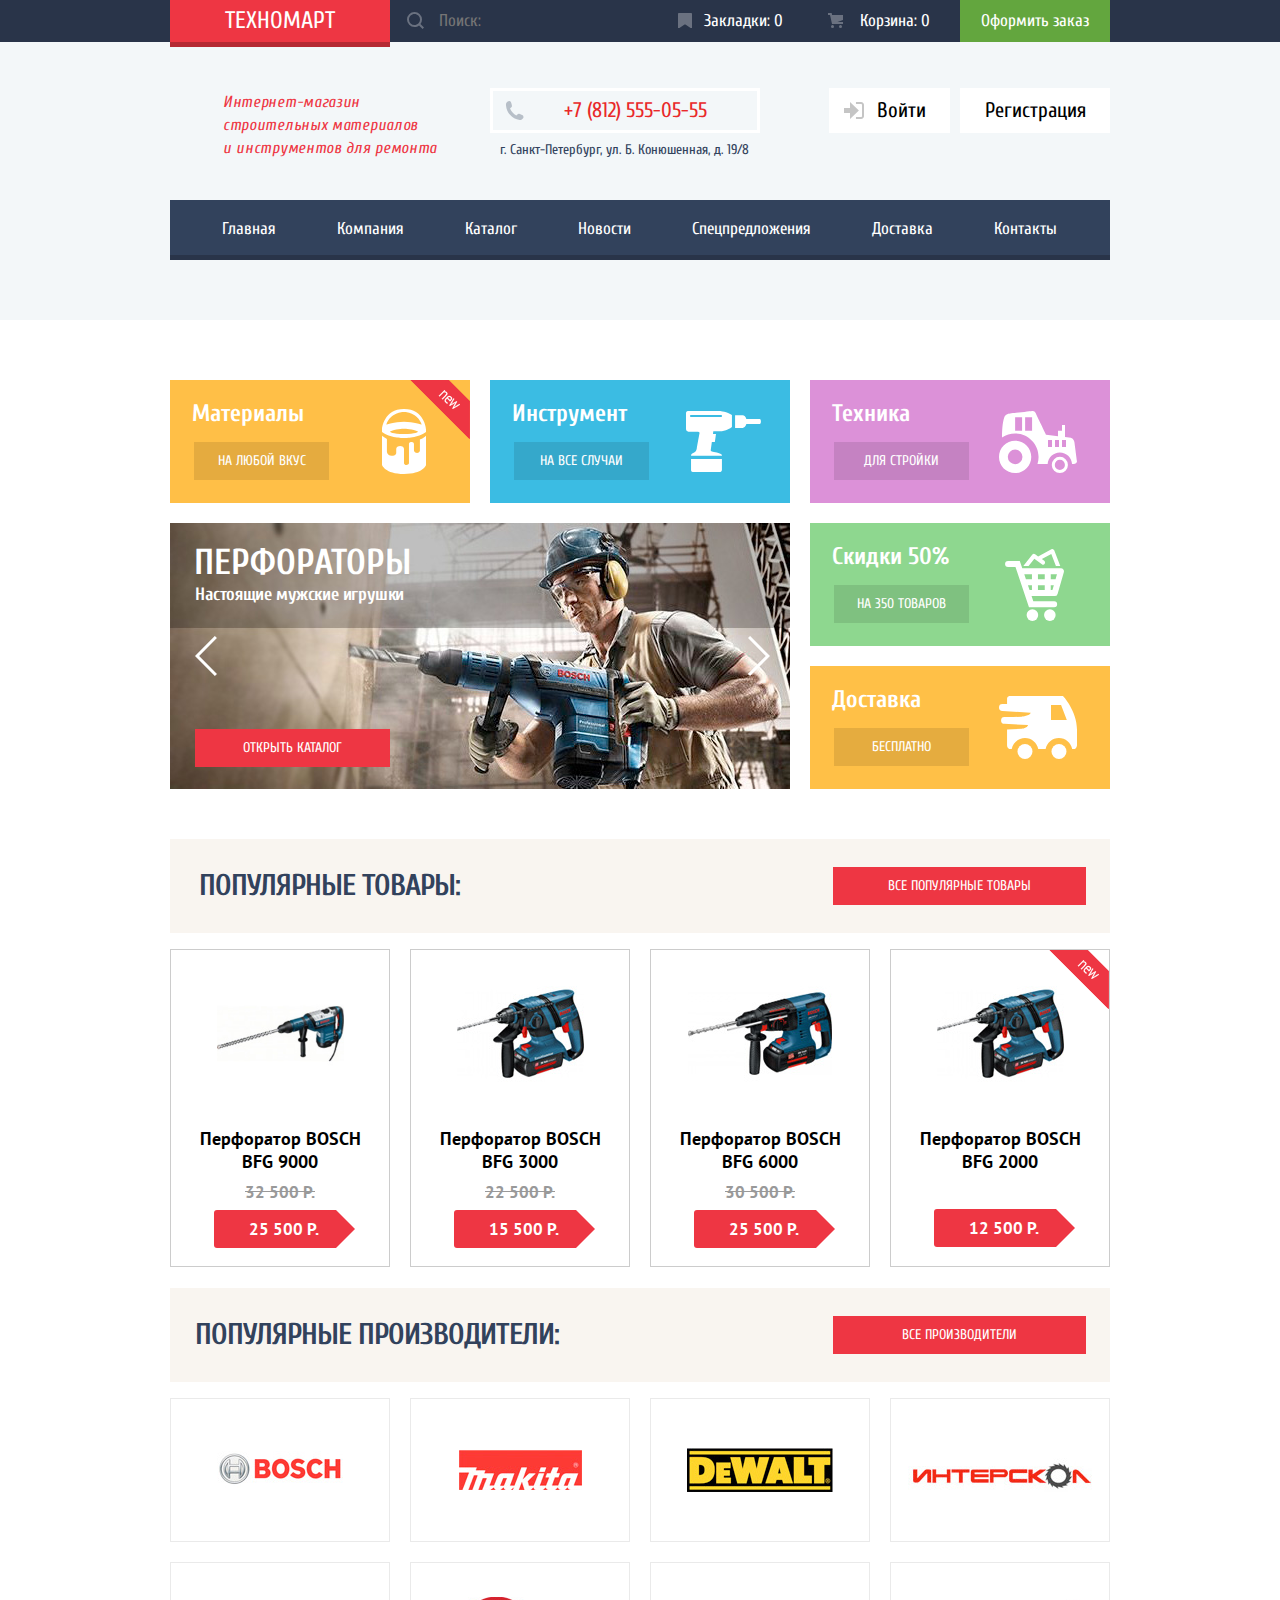
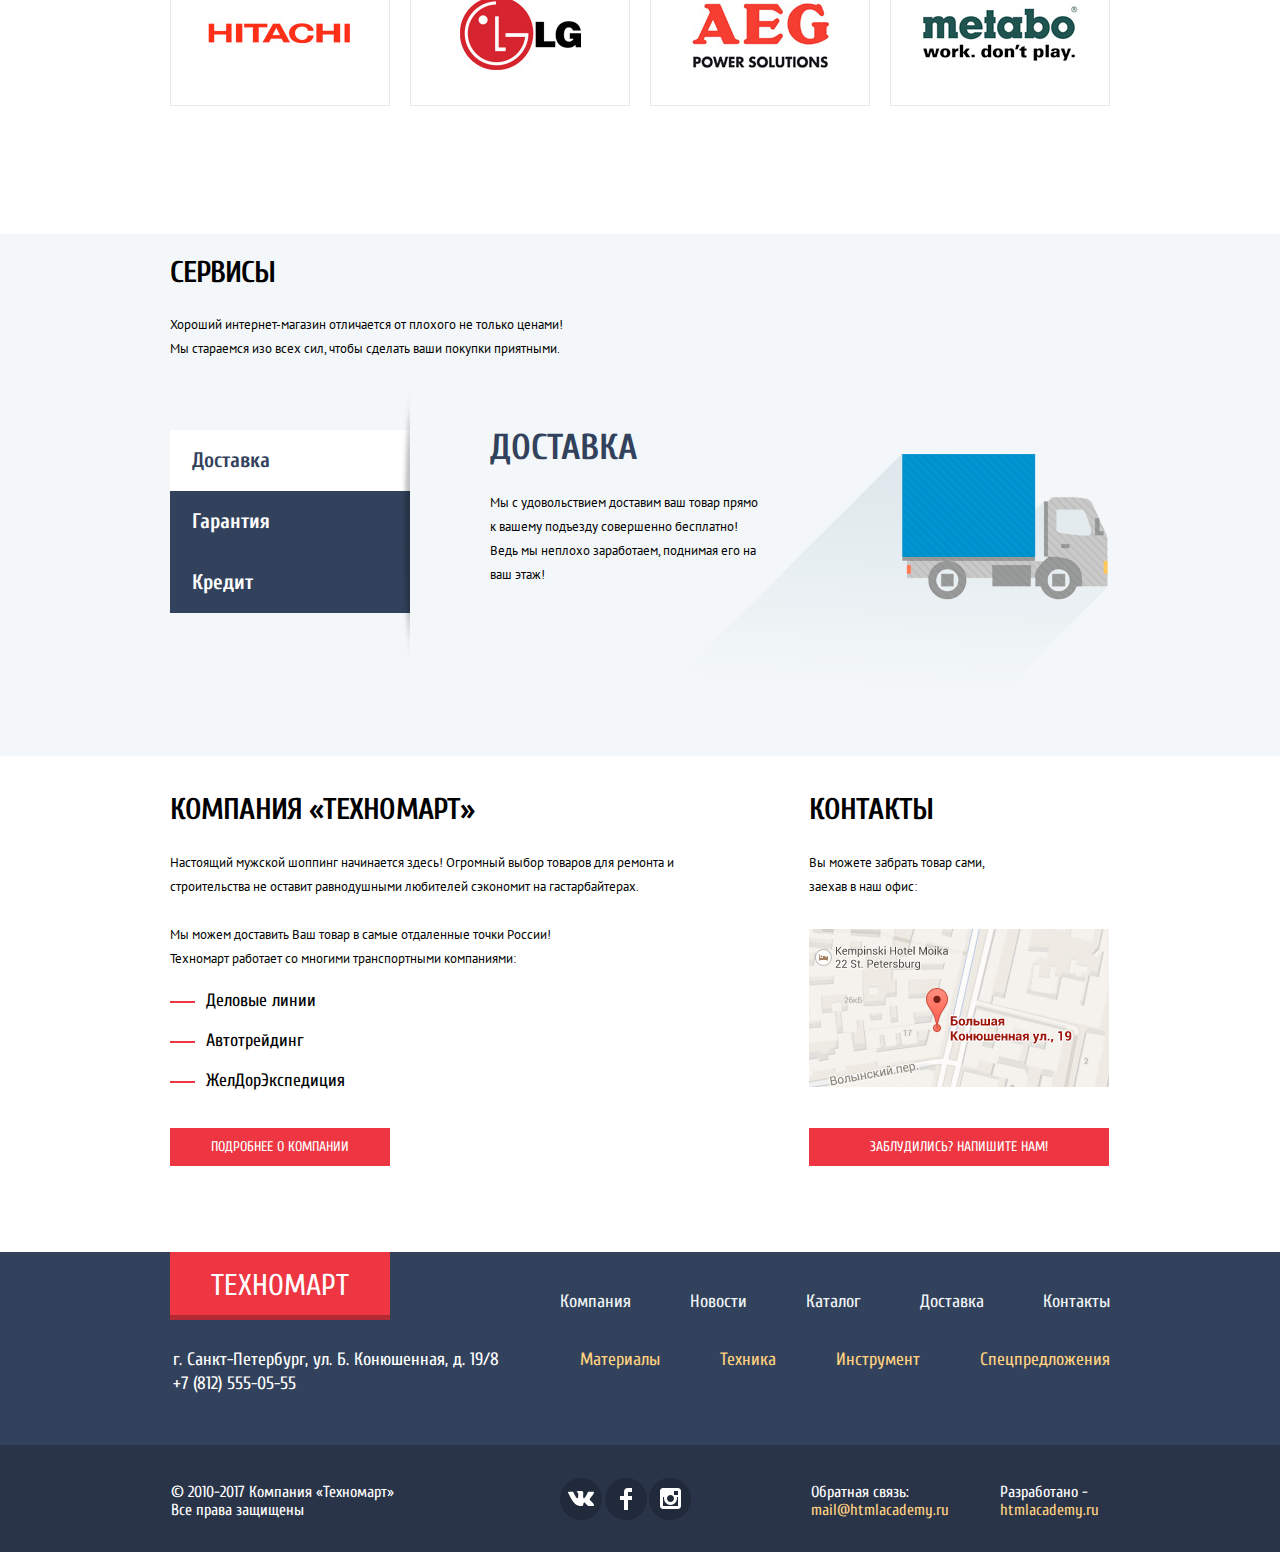
<file: index.html>
<!DOCTYPE html>
<html lang="ru">

<head>
    <meta charset="utf-8">
    <title>HTML Academy: Техномарт</title>
    <link href="https://fonts.googleapis.com/css?family=Cuprum:400,400i,700%7CPT+Sans:400,700&amp;subset=cyrillic" rel='stylesheet' type='text/css'>
    <link href="css/normalize.css" rel="stylesheet">
    <link href="css/style.min.css" rel="stylesheet">
</head>

<body>
    <header class="main-header main-header-index">
        <div class="header-top">
            <div class="container">
                <a class="main-header-logo">Техномарт</a>                
                <form class="search" action="https://echo.htmlacademy.ru/" method="get" enctype="multipart/form-data">
                    <input type="search" name="search" id="search" placeholder="Поиск:">
                    <label class="search-label" for="search"></label>
                </form>
                <a class="bookmark" href="bookmark.html">Закладки: 0</a>
                <a class="cart" href="cart.html">Корзина: 0</a>
                <a class="order" href="order.html">Оформить заказ</a>
            </div>
        </div>
        <div class="container">
            <h1>Интернет-магазин<br>строительных материалов<br> и инструментов для ремонта</h1>
            <div class="header-adress-phone">
                <p class="header-phone">+7 (812) 555-05-55</p>
                <p class="header-adress">г. Санкт-Петербург, ул. Б. Конюшенная, д. 19/8</p> 
            </div>
            <div class="user-navigation">
                <a class="enter" href="#">Войти</a>
                <a class="registraton" href="#">Регистрация</a>
            </div>
            <nav class="main-navigation">
                <ul class="site-navigation">
                    <li><a>Главная</a></li>
                    <li><a href="company.html">Компания</a></li>
                    <li><a href="catalog.html">Каталог</a></li>
                    <li><a href="news.html">Новости</a></li>
                    <li><a href="special.html">Спецпредложения</a></li>
                    <li><a href="delivery.html">Доставка</a></li>
                    <li><a href="contacts.html">Контакты</a></li>
                </ul>
            </nav>
        </div>
    </header>
    <main class="index-content">
        <section class="main-block">
            <h2 class="visually-hidden">Меню каталога товаров и услуг интернет-магазина "Техномарт"</h2>
            <ul class="main-tile container">
                <li class="categories-block categories-material new"><p>Материалы</p>
                    <a class="button-categories-block" href="materials.html">на любой вкус</a>
                </li>
                <li class="categories-block categories-instrument"><p>Инструмент</p>
                    <a class="button-categories-block" href="instruments.html">на все случаи</a>
                </li>
                <li class="categories-block categories-technics"><p>Техника</p>
                    <a class="button-categories-block" href="technics.html">для стройки</a>
                </li>
                <li class="slider">
                    <input class="visually-hidden" type="radio" id="product-1" name="toggle" checked>
                    <input class="visually-hidden" type="radio" id="product-2" name="toggle">
                        <label class="slider-controls-item slider-controls-left" for="product-1"></label>
                        <label class="slider-controls-item slider-controls-right" for="product-2"></label>
                    <div class="slide">
                        <h3>Перфораторы</h3>
                        <p>Настоящие мужские игрушки</p>
                        <a class="button-slider-categories" href="catalog.html">открыть каталог</a>
                    </div>
                    <div class="slide">
                        <h3>Дрели</h3>
                        <p>Соседям на радость!</p>
                        <a class="button button-slider-categories" href="catalog.html">открыть каталог</a>
                    </div>
                </li>
                <li class="discount-delivery-block">
                    <div class="categories-block categories-discount"><p>Скидки 50%</p><a class="button-categories-block" href="discounts.html">на 350 товаров</a></div>
                    <div class="categories-block categories-delivery"><p>Доставка</p><a class="button-categories-block" href="delivery.html">бесплатно</a></div>
                </li>
            </ul>
        </section>
        <section class="popular-goods">
            <div class="container">
                <header class="popular-header">
                    <h2>Популярные товары:</h2>
                    <a class="button" href="popular.html">Все популярные товары</a>
                </header>
                <ul class="popular-list">
                    <li class="catalog-item">
                        <div class="catalog-item-image"><img width="127" height="112" src="img/bfg9000.jpg" alt="Перфоратор Bosch BFG 9000"></div>
                        <h3 class="title">Перфоратор BOSCH BFG 9000</h3>
                        <span class="old">32 500 Р.</span>
                        <a class="button-price">25 500 Р.</a>
                        <div class="item-action">
                            <a href="buy-item" class="buy-item">Купить</a>
                            <a href="in-bookmark" class="in-bookmark">В закладки</a>
                        </div>
                    </li>
                    <li class="catalog-item">
                        <div class="catalog-item-image"><img width="127" height="112" src="img/bfg3000.jpg" alt="Перфоратор Bosch BFG 3000"></div>
                        <h3 class="title">Перфоратор BOSCH BFG 3000</h3>
                        <span class="old">22 500 Р.</span>
                        <a class="button-price">15 500 Р.</a>
                        <div class="item-action">
                            <a href="buy-item" class="buy-item">Купить</a>
                            <a href="in-bookmark" class="in-bookmark">В закладки</a>
                        </div>
                    </li>
                    <li class="catalog-item">
                        <div class="catalog-item-image"><img width="144" height="128" src="img/bfg6000.jpg" alt="Перфоратор Bosch BFG 6000"></div>
                        <h3 class="title">Перфоратор BOSCH BFG 6000</h3>
                        <span class="old">30 500 Р.</span>
                        <a class="button-price">25 500 Р.</a>
                        <div class="item-action">
                            <a href="buy-item" class="buy-item">Купить</a>
                            <a href="in-bookmark" class="in-bookmark">В закладки</a>
                        </div>
                    </li>
                    <li class="catalog-item new">
                        <div class="catalog-item-image"><img width="127" height="112" src="img/bfg2000.jpg" alt="Перфоратор Bosch BFG 6000"></div>
                        <h3 class="title">Перфоратор BOSCH BFG 2000</h3>
                        <a class="button-price">12 500 Р.</a>
                        <div class="item-action">
                            <a href="buy-item" class="buy-item">Купить</a>
                            <a href="in-bookmark" class="in-bookmark">В закладки</a>
                        </div>
                    </li>
                </ul>
            </div>
        </section>
        <section class="brand-list-popular">
            <div class="container">
                <header class="popular-header">
                    <h2>Популярные производители:</h2>
                    <a class="button" href="brands.html">Все производители</a>
                </header>
                <ul class="popular-brands">
                    <li><a class="brand" href="#"><img src="img/bosch.jpg" alt="Bosch" width="126" height="37"></a></li>
                    <li><a class="brand" href="#"><img src="img/makita.jpg" alt="Makita" width="123" height="40"></a></li>
                    <li><a class="brand" href="#"><img src="img/de-walt.jpg" alt="DeWalt" width="146" height="44"></a></li>
                    <li><a class="brand" href="#"><img src="img/interskol.jpg" alt="Интерскол" width="200" height="88"></a></li>
                    <li><a class="brand" href="#"><img src="img/hitachi.jpg" alt="Hitachi" width="169" height="31"></a></li>
                    <li><a class="brand" href="#"><img src="img/lg.jpg" alt="LG" width="121" height="73"></a></li>
                    <li><a class="brand" href="#"><img src="img/aeg.jpg" alt="AEG" width="151" height="96"></a></li>
                    <li><a class="brand" href="#"><img src="img/metabo.jpg" alt="Metabo" width="204" height="69"></a></li>
                </ul>
            </div>
        </section>
        <section class="services">
            <div class="container">
                <div class="services-title">
                    <h2>Сервисы</h2>
                    <p>Хороший интернет-магазин отличается от плохого не только ценами! Мы стараемся изо всех сил, чтобы
                        сделать ваши покупки приятными.</p>
                </div>
                <input class="visually-hidden" type="radio" id="service-button-1" name="service-toggle" checked>
                <input class="visually-hidden" type="radio" id="service-button-2" name="service-toggle">
                <input class="visually-hidden" type="radio" id="service-button-3" name="service-toggle">
                <ul class="services-slider">
                    <li><label class="service-controls-1" for="service-button-1">Доставка</label></li>
                    <li><label class="service-controls-2" for="service-button-2">Гарантия</label></li>
                    <li><label class="service-controls-3" for="service-button-3">Кредит</label></li>
                </ul>
                <div class="service-slider-block">
                    <div class="service-slide services-delivery">
                        <h3>Доставка</h3>
                        <p>Мы с удовольствием доставим ваш товар прямо к вашему подъезду совершенно бесплатно!
                            Ведь мы неплохо заработаем, поднимая его на ваш этаж!
                        </p>
                    </div>
                    <div class="service-slide services-garantee">
                        <h3>Гарантия</h3>
                        <p>Если купленный у нас товар поломается или заискрит, 
                            а также в случае пожара, спровоцированного его возгаранием,  вы всегда можете быть уверены в нашей гарантии. Мы обменяем сгоревший товар на новый. 
                            Дом уж восстановите как-нибудь сами.
                        </p>
                    </div>
                    <div class="service-slide services-credit">
                        <h3>Кредит</h3>
                        <p>Залезть в долговую яму стало проще!
                            Кредитные консультанты придут вам на помощь.
                        </p>
                        <a class="button" href="credit.html">Отправить заявку</a>
                    </div>
                </div>
            </div>
        </section>
        <section class="main-page-footer">
            <div class="container">
                <section class="about">
                    <h2>Компания &#171;Техномарт&#187;</h2>
                    <p>Настоящий мужской шоппинг начинается здесь! Огромный выбор товаров для ремонта и строительства не оставит равнодушными любителей сэкономит на гастарбайтерах.</p>
                    <p>Мы можем доставить Ваш товар в самые отдаленные точки России!<br>Техномарт работает со многими транспортными компаниями:</p>
                    <ul class="transport-company">
                        <li class="name-transport-company">Деловые линии</li>
                        <li class="name-transport-company">Автотрейдинг</li>
                        <li class="name-transport-company">ЖелДорЭкспедиция</li>
                    </ul>
                    <a class="button" href="company.html">Подробнее о компании</a>
                </section>
                <div class="contacts-map">
                    <h2>Контакты</h2>
                    <p>Вы можете забрать товар сами, заехав в наш офис:</p>
                    <a class="big-map contacts-button-map" href="img/map-big.jpg">
                        <img src="img/map.jpg" width="300" height="158" alt="Адрес офиса г. Санкт-Петербург, ул. Б. Конюшенная, д. 19/8">
                    </a>
                    <a class="button write-button" href="email">Заблудились? Напишите нам!</a>
                </div>
                <section class="modal modal-map">
                    <h2 class="visually-hidden">Как до нас добраться</h2>                    
                    <iframe src="https://yandex.ru/map-widget/v1/-/CBR7zUvs-B" width="940" height="446"></iframe>
                    <p><img src="img/map-big.jpg" width="940" height="446" alt="Офис компании по адресу ул. Большая Конюшенная 19/8, Санкт-Петербург"></p>
                    <button class="modal-close" type="button">Закрыть</button>
                </section>
                <div class="modal modal-write-us">
                    <form class="write-form" action="https://echo.htmlacademy.ru/" method="post">
                        <div class="modal-wrapper">
                            <p class="write-item">
                                <label for="modal-name">Ваше имя:</label>
                                <input type="text" name="login" id="modal-name" placeholder="Имя Фамилия">
                            </p>
                            <p class="write-item">
                                <label for="modal-email">Ваш e-mail:</label>
                                <input type="text" name="email" id="modal-email" placeholder="email@example.com">
                            </p>
                            <p class="write-item">
                                <label for="modal-textmail">Текст письма:</label>
                                <textarea name="text-letter" id="modal-textmail" cols="61" rows="6" placeholder="В свободной форме"></textarea>
                            </p>
                            <button class="modal-close" type="button">Закрыть</button>
                        </div>
                        <div class="modal-button-wrapper">
                            <button class="button" type="submit">Отправить</button>
                        </div>
                    </form>
                </div>
            </div>
        </section>
    </main>
    <footer class="main-footer">        
        <section class="footer-links">
            <h2 class="visually-hidden">Ссылки навигации интернет-магазина Техномарт</h2>
            <div class="container">
                <a class="main-footer-logo">Техномарт</a>                
                <div class="footer-navigation">
                    <ul class="footer-navigation-short">
                        <li><a href="company.html">Компания</a></li>
                        <li><a href="news.html">Новости</a></li>
                        <li><a href="catalog.html">Каталог</a></li>
                        <li><a href="delivery.html">Доставка</a></li>
                        <li><a href="contacts.html">Контакты</a></li>
                    </ul>
                </div>
                <p class="adress-footer">
                        г. Санкт-Петербург, ул. Б. Конюшенная, д. 19/8<br>
                        +7 (812) 555-05-55
                </p>
                <div class="footer-catalog-navigation">
                    <ul class="footer-catalog-links">
                        <li><a href="materials.html">Материалы</a></li>
                        <li><a href="technics.html">Техника</a></li>
                        <li><a href="instruments.html">Инструмент</a></li>
                        <li><a href="special.html">Спецпредложения</a></li>
                    </ul>
                </div>
            </div>    
        </section>
        <section class="footer-copyright-social">
            <h2 class="visually-hidden">Ссылки на группы в социальных сетях интернет-магазина Техномарт</h2>
            <div class="container">
                <p class="footer-copyright">
                        &#169; 2010-2017 Компания &#171;Техномарт&#187;<br>
                            Все права защищены
                </p>
                <ul class="footer-social">
                    <li><a class="social-button vkontakt" href="#"><span class="visually-hidden">Вконтакте</span><svg xmlns="http://www.w3.org/2000/svg" width="26" height="15" viewBox="0 0 26 15"><path fill="#FFF" d="M16.138 11.51c.956-.309 2.18 2.04 3.483 2.939.978.681 1.727.534 1.727.534l3.473-.05s1.815-.112.957-1.554c-.071-.12-.503-1.069-2.585-3.022-2.177-2.043-1.882-1.712.739-5.244 1.597-2.153 2.236-3.468 2.036-4.028-.192-.539-1.365-.399-1.365-.399L20.69.713c-.381.001-.704.119-.851.515-.003.004-.621 1.666-1.445 3.079-1.741 2.989-2.436 3.148-2.724 2.961-.661-.433-.494-1.737-.494-2.664 0-2.897.432-4.105-.846-4.417-.427-.104-.739-.172-1.828-.182-1.392-.021-2.574 0-3.244.329-.445.223-.786.712-.579.74.26.035.843.16 1.155.586.401.552.389 1.789.389 1.789s.229 3.411-.54 3.834c-.528.29-1.25-.302-2.803-3.016-.793-1.388-1.392-2.922-1.392-2.922s-.116-.285-.326-.441c-.25-.185-.6-.244-.6-.244L.848.684S.29.7.085.946c-.182.218-.015.668-.015.668s2.909 6.881 6.203 10.347c3.02 3.182 6.452 2.971 6.452 2.971h1.555s.469-.054.709-.312c.224-.24.214-.691.214-.691s-.031-2.109.935-2.419z"/></svg></a></li>
                    <li><a class="social-button facebook" href="#"><span class="visually-hidden">Фейсбук</span><svg xmlns="http://www.w3.org/2000/svg" width="12" height="22" viewBox="0 0 12 22"><path fill="#FFF" d="M12 4V0H8a4 4 0 0 0-4 4v4H0v4h4v10h4V12h4V8H8V4h4z"/></svg></a></li>
                    <li><a class="social-button insta" href="#"><span class="visually-hidden">Инстаграм</span><svg xmlns="http://www.w3.org/2000/svg" width="21" height="21" viewBox="0 0 21 21"><path fill="#FFF" d="M18 0H3C1.35 0 0 1.35 0 3v15c0 1.65 1.35 3 3 3h15c1.65 0 3-1.35 3-3V3c0-1.65-1.35-3-3-3zm-7.5 7c1.93 0 3.5 1.57 3.5 3.5S12.43 14 10.5 14 7 12.43 7 10.5 8.57 7 10.5 7zM18 18H3V9h1.181A6.504 6.504 0 0 0 4 10.5a6.5 6.5 0 1 0 13 0 6.45 6.45 0 0 0-.181-1.5H18v9zm0-11h-4V3h4v4z"/></svg></a></li>
                </ul>
                <p class="feedback">Обратная связь:<br>
                    <a class="mail-link" href="#">mail@htmlacademy.ru</a>
                </p>
                <p class="developer">Разработано -<br>
                    <a class="developer-link" href="https://htmlacademy.ru/intensive/htmlcss">htmlacademy.ru</a>
                </p>
            </div>
        </section>        
    </footer>
    <script src="js/script.min.js"></script>
</body>

</html>
</file>
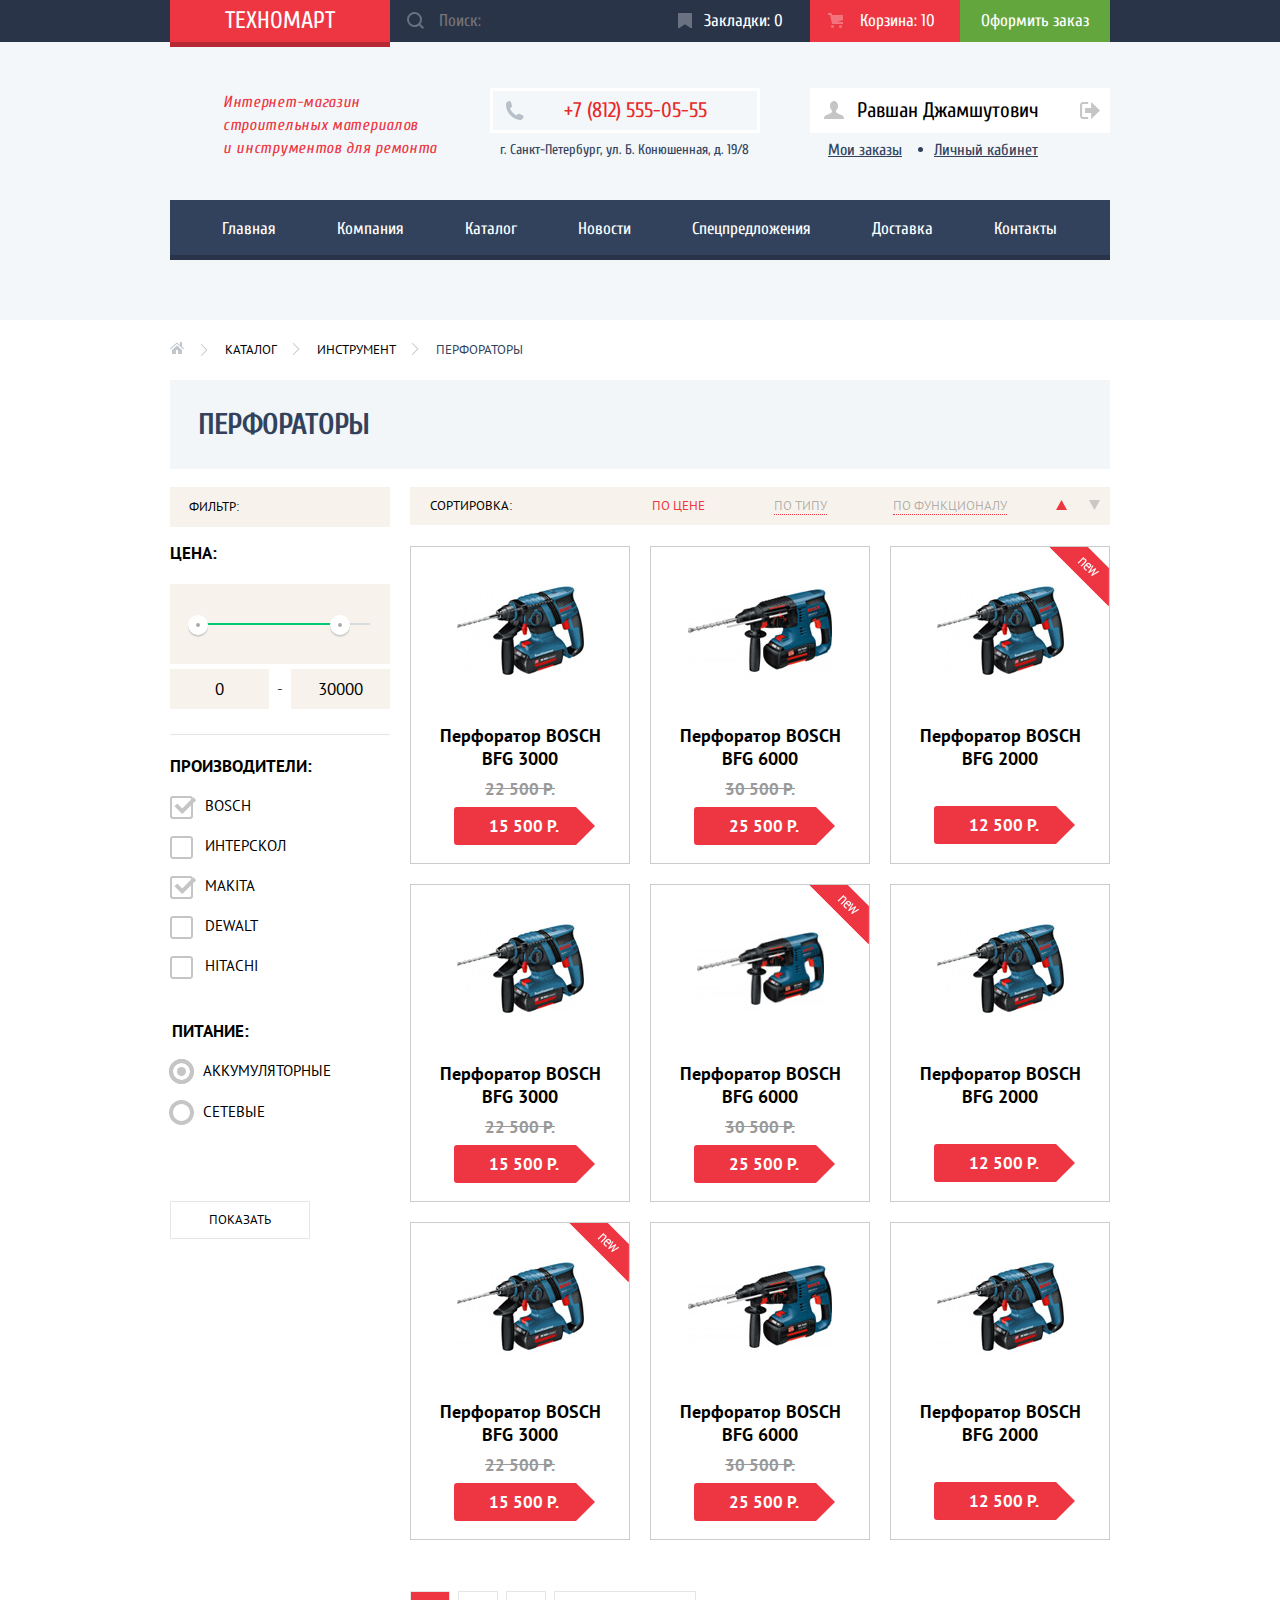
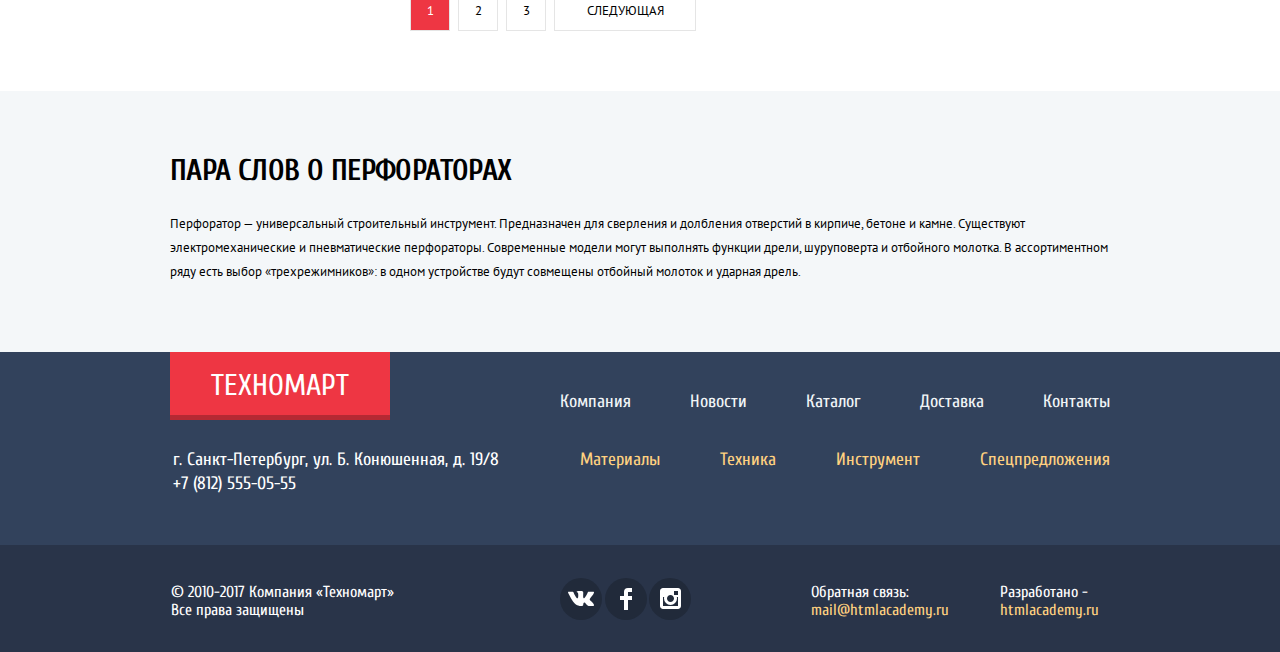
<file: catalog.html>
<!DOCTYPE html>
<html lang="ru">

    <head>
        <meta charset="utf-8">
        <title>HTML Academy: Техномарт</title>
        <link href="https://fonts.googleapis.com/css?family=Cuprum:400,400i,700%7CPT+Sans:400,700&amp;subset=cyrillic" rel='stylesheet' type='text/css'>
        <link href="css/normalize.css" rel="stylesheet">
        <link href="css/style.min.css" rel="stylesheet"> 
    </head>

    <body>
        <header class="main-header">
            <div class="header-top">
                <div class="container">
                    <a class="main-header-logo" href="index.html">Техномарт</a>
                    <form class="search" action="https://echo.htmlacademy.ru/" method="get" enctype="multipart/form-data">
                        <input type="search" name="search" id="search" placeholder="Поиск:">
                        <label class="search-label" for="search"></label>
                    </form>
                    <a class="bookmark" href="bookmark.html">Закладки: 0</a>
                    <a class="cart cart-catalog" href="cart.html">Корзина: 10</a>
                    <a class="order" href="order.html">Оформить заказ</a>
                </div>
            </div>
            <div class="container">
                <h1>Интернет-магазин<br>строительных материалов<br> и инструментов для ремонта</h1>
                <div class="header-adress-phone">
                    <p class="header-phone">+7 (812) 555-05-55</p>
                    <p class="header-adress">г. Санкт-Петербург, ул. Б. Конюшенная, д. 19/8</p> 
                </div>
                <div class="user-navigation user-nav-cat">
                    <a class="logged-in" href="#"><svg xmlns="http://www.w3.org/2000/svg" width="20" height="18" viewBox="0 0 20 18"><path fill="#c5c5c5" d="M17.881 14.166c-2.144-.735-4.256-1.666-5.207-2.39-.657-.501-.77-1.618-.517-2.415 1.118-.903 1.864-2.477 1.864-4.278C14.021 2.276 12.221 0 10 0S5.979 2.276 5.979 5.083c0 1.801.746 3.374 1.863 4.277.253.798.141 1.915-.517 2.416-.95.724-3.063 1.654-5.207 2.39S0 18 0 18h20s.025-3.099-2.119-3.834z"/></svg>Равшан Джамшутович</a>
                    <a class="log-out" href="#"></a>                 
                    <div class="sub-user-nav">
                        <a class="my-orders" href="#">Мои заказы</a>
                        <span class="point"></span>
                        <a class="my-cabinet" href="#">Личный кабинет</a>
                    </div>
                    
                </div>
                <nav class="main-navigation">
                    <ul class="site-navigation">
                        <li><a href="index.html">Главная</a></li>
                        <li><a href="company.html">Компания</a></li>
                        <li><a href="catalog.html">Каталог</a></li>
                        <li><a href="news.html">Новости</a></li>
                        <li><a href="special.html">Спецпредложения</a></li>
                        <li><a href="delivery.html">Доставка</a></li>
                        <li><a href="contacts.html">Контакты</a></li>
                    </ul>
                </nav>
            </div>
        </header>
        <main class="catalog-content container">
            <ul class="breadcrumbs">
                <li class="home-breadcrumbs"><a href="index.html"></a></li>
                <li><a href="catalog.html">Каталог</a></li>
                <li><a href="instruments.html">Инструмент</a></li>
                <li class="breadcrumbs-current">Перфораторы</li>
            </ul>
            <h1 class="page-title">Перфораторы</h1>
            <div class="wrapper">
                <section class="filters">
                    <h2 class="visually-hidden">Фильтр товаров</h2>
                    <form class="filter" method="get" action="https://echo.htmlacademy.ru">
                        <fieldset class="price-filter">
                            <legend class="filter-name">Фильтр:</legend>
                            <div class="filter-by-price">
                                <h3>Цена:</h3>
                                <div class="filter-price-range">
                                    <div class="scale">
                                        <div class="bar" style="margin-left: 0%; width: 80%"></div>
                                    </div>
                                    <div class="filter-toggle filter-min-toggle"></div>
                                    <div class="filter-toggle filter-max-toggle"></div>
                                </div>
                                <div class="filter-price-control">
                                    <label class="filter-price-min">
                                        <input name="price-min" type="text" value="0">
                                    </label>
                                    <span>-</span>
                                    <label class="filter-price-max">
                                        <input name="price-max" type="text" value="30000">
                                    </label>
                                </div>
                            </div>
                        </fieldset>
                        <fieldset class="brand-list">
                            <legend class="brand-filter">Производители:</legend>
                            <ul class="brands">
                                <li>
                                    <input class="visually-hidden filter-input filter-input-checkbox" type="checkbox" name="Bosch" id="bosch-brand-filters" checked>
                                    <label for="bosch-brand-filters">Bosch</label>
                                </li>
                                <li>
                                    <input class="visually-hidden filter-input filter-input-checkbox" type="checkbox" name="Интерскол" id="interskol-brand-filters">
                                    <label for="interskol-brand-filters">Интерскол</label>
                                </li>
                                <li>
                                    <input class="visually-hidden filter-input filter-input-checkbox" type="checkbox" name="Makita" id="makita-brand-filters" checked>
                                    <label for="makita-brand-filters">Makita</label>
                                </li>
                                <li>
                                    <input class="visually-hidden filter-input filter-input-checkbox" type="checkbox" name="Dewalt" id="dewalt-brand-filters">
                                    <label for="dewalt-brand-filters">DeWalt</label>
                                </li>
                                <li>
                                    <input class="visually-hidden filter-input filter-input-checkbox" type="checkbox" name="Hitachi" id="hitachi-brand-filters">
                                    <label for="hitachi-brand-filters">Hitachi</label>
                                </li>
                            </ul>
                        </fieldset>
                        <fieldset class="supply-list">
                            <legend class="filter-supply">Питание:</legend>
                            <ul class="supply">
                                <li>
                                    <input class="visually-hidden filter-input filter-input-radio" type="radio" name="supply-type" value="accu" id="accumulator" checked>
                                    <label for="accumulator">Аккумуляторные</label>
                                </li>
                                <li>
                                    <input class="visually-hidden filter-input filter-input-radio" type="radio" name="supply-type" value="shaving" id="power">
                                    <label for="power">Сетевые</label>
                                </li>
                            </ul>
                        </fieldset>
                        <button class="filter-button" type="submit">Показать</button>
                    </form>
                </section>
                <section class="catalog">
                    <h2 class="visually-hidden">Список перфораторов</h2>
                    <div class="sorting">
                        <h3>Сортировка:</h3>
                        <div class="sorting-list">
                            <a class="active-sorting-list">По цене</a>
                            <a href="#">По типу</a>
                            <a href="#">По функционалу</a>
                            <a class="active-sort-by-increase sort-by-increase" href="#"><span class="visually-hidden">По возрастанию</span><svg xmlns="http://www.w3.org/2000/svg" width="11" height="10" viewBox="0 0 11 10"><path fill="#231F20" d="M5.5 0L0 10h11z"/></svg></a>
                            <a class="sort-by-decrease" href="#"><span class="visually-hidden">по убыванию</span><svg xmlns="http://www.w3.org/2000/svg" width="11" height="10" viewBox="0 0 11 10"><path fill="#231F20" d="M5.5 10L0 0h11"/></svg></a>
                        </div>
                    </div>
                    <ul class="catalog-list">
                        <li class="catalog-item">
                            <div class="catalog-item-image"><img width="127" height="112" src="img/bfg3000.jpg" alt="Перфоратор Bosch BFG 3000"></div>
                            <h3 class="title">Перфоратор BOSCH BFG 3000</h3>
                            <span class="old">22 500 Р.</span>
                            <a class="button-price">15 500 Р.</a>
                            <div class="item-action">
                                <a href="buy-item" class="buy-item">Купить</a>
                                <a href="in-bookmark" class="in-bookmark">В закладки</a>
                            </div>
                        </li>
                        <li class="catalog-item">
                            <div class="catalog-item-image"><img width="144" height="128" src="img/bfg6000.jpg" alt="Перфоратор Bosch BFG 6000"></div>
                            <h3 class="title">Перфоратор BOSCH BFG 6000</h3>
                            <span class="old">30 500 Р.</span>
                            <a class="button-price">25 500 Р.</a>
                            <div class="item-action">
                                <a href="buy-item" class="buy-item">Купить</a>
                                <a href="in-bookmark" class="in-bookmark">В закладки</a>
                            </div>
                        </li>
                        <li class="catalog-item new">
                            <div class="catalog-item-image"><img width="127" height="112" src="img/bfg2000.jpg" alt="Перфоратор Bosch BFG 6000"></div>
                            <h3 class="title">Перфоратор BOSCH BFG 2000</h3>
                            <a class="button-price">12 500 Р.</a>
                            <div class="item-action">
                                <a href="buy-item" class="buy-item">Купить</a>
                                <a href="in-bookmark" class="in-bookmark">В закладки</a>
                            </div>
                        </li>
                        <li class="catalog-item">
                            <div class="catalog-item-image"><img width="127" height="112" src="img/bfg3000.jpg" alt="Перфоратор Bosch BFG 3000"></div>
                            <h3 class="title">Перфоратор BOSCH BFG 3000</h3>
                            <span class="old">22 500 Р.</span>
                            <a class="button-price">15 500 Р.</a>
                            <div class="item-action">
                                <a href="buy-item" class="buy-item">Купить</a>
                                <a href="in-bookmark" class="in-bookmark">В закладки</a>
                            </div>
                        </li>
                        <li class="catalog-item new">
                            <div class="catalog-item-image"><img width="127" height="112" src="img/bfg6000.jpg" alt="Перфоратор Bosch BFG 6000"></div>
                            <h3 class="title">Перфоратор BOSCH BFG 6000</h3>
                            <span class="old">30 500 Р.</span>
                            <a class="button-price">25 500 Р.</a>
                            <div class="item-action">
                                <a href="buy-item" class="buy-item">Купить</a>
                                <a href="in-bookmark" class="in-bookmark">В закладки</a>
                            </div>
                        </li>
                        <li class="catalog-item">
                            <div class="catalog-item-image"><img width="127" height="112" src="img/bfg2000.jpg" alt="Перфоратор Bosch BFG 6000"></div>
                            <h3 class="title">Перфоратор BOSCH BFG 2000</h3>
                            <a class="button-price">12 500 Р.</a>
                            <div class="item-action">
                                <a href="buy-item" class="buy-item">Купить</a>
                                <a href="in-bookmark" class="in-bookmark">В закладки</a>
                            </div>
                        </li>
                        <li class="catalog-item new">
                            <div class="catalog-item-image"><img width="127" height="112" src="img/bfg3000.jpg" alt="Перфоратор Bosch BFG 3000"></div>
                            <h3 class="title">Перфоратор BOSCH BFG 3000</h3>
                            <span class="old">22 500 Р.</span>
                            <a class="button-price">15 500 Р.</a>
                            <div class="item-action">
                                <a href="buy-item" class="buy-item">Купить</a>
                                <a href="in-bookmark" class="in-bookmark">В закладки</a>
                            </div>
                        </li>
                        <li class="catalog-item">
                            <div class="catalog-item-image"><img width="144" height="128" src="img/bfg6000.jpg" alt="Перфоратор Bosch BFG 6000"></div>
                            <h3 class="title">Перфоратор BOSCH BFG 6000</h3>
                            <span class="old">30 500 Р.</span>
                            <a class="button-price">25 500 Р.</a>
                            <div class="item-action">
                                <a href="buy-item" class="buy-item">Купить</a>
                                <a href="in-bookmark" class="in-bookmark">В закладки</a>
                            </div>
                        </li>
                        <li class="catalog-item">
                            <div class="catalog-item-image"><img width="127" height="112" src="img/bfg2000.jpg" alt="Перфоратор Bosch BFG 6000"></div>
                            <h3 class="title">Перфоратор BOSCH BFG 2000</h3>
                            <a class="button-price">12 500 Р.</a>
                            <div class="item-action">
                                <a href="buy-item" class="buy-item">Купить</a>
                                <a href="in-bookmark" class="in-bookmark">В закладки</a>
                            </div>
                        </li>
                    </ul>
                    <ul class="pagination-list">
                        <li class="pagination-item pagination-item-current"><a>1</a></li>
                        <li class="pagination-item"><a href="#">2</a></li>
                        <li class="pagination-item"><a href="#">3</a></li>
                        <li class="pagination-item"><a href="#">Следующая</a></li>
                    </ul>
                    <div class="modal modal-add-cart">
                        <div class="modal-cart-wrapper">
                            <p>Товар добавлен в корзину!</p>
                            <button class="modal-close" type="button"></button>
                        </div>
                        <div class="add-product-button">
                            <a class="button" href="order.html">Оформить заказ</a>
                            <a class="button" href="catalog.html">Продолжить Покупки</a>
                        </div>
                    </div>
                </section>
            </div>
        </main>
        <section class="perf-block">
            <div class="container">
                <article class="about-perforators">
                    <h3>Пара слов о перфораторах</h3>
                    <p>Перфоратор — универсальный строительный инструмент. Предназначен для сверления и долбления отверстий в
                        кирпиче, бетоне и камне. Существуют электромеханические и пневматические перфораторы. Современные
                        модели могут выполнять функции дрели, шуруповерта и отбойного молотка. В ассортиментном ряду есть выбор
                        «трехрежимников»: в одном устройстве будут совмещены отбойный молоток и ударная дрель.
                    </p>
                </article>
            </div>
        </section>
        <footer class="main-footer">
            <section class="footer-links">
                <h2 class="visually-hidden">Ссылки навигации интернет-магазина Техномарт</h2>
                <div class="container">
                    <a class="main-footer-logo" href="index.html">Техномарт</a>
                    <div class="footer-navigation">
                        <ul class="footer-navigation-short">
                            <li><a href="company.html">Компания</a></li>
                            <li><a href="news.html">Новости</a></li>
                            <li><a href="catalog.html">Каталог</a></li>
                            <li><a href="delivery.html">Доставка</a></li>
                            <li><a href="contacts.html">Контакты</a></li>
                        </ul>
                    </div>
                    <p class="adress-footer">
                        г. Санкт-Петербург, ул. Б. Конюшенная, д. 19/8<br>
                        +7 (812) 555-05-55
                    </p>
                    <div class="footer-catalog-navigation">
                        <ul class="footer-catalog-links">
                            <li><a href="materials.html">Материалы</a></li>
                            <li><a href="technics.html">Техника</a></li>
                            <li><a href="instruments.html">Инструмент</a></li>
                            <li><a href="special.html">Спецпредложения</a></li>
                        </ul>
                    </div>
                </div>
            </section>
            <section class="footer-copyright-social">
                <h2 class="visually-hidden">Ссылки на группы в социальных сетях интернет-магазина Техномарт</h2>
                <div class="container">
                    <p class="footer-copyright">
                        &#169; 2010-2017 Компания &#0171;Техномарт&#0187;<br>
                        Все права защищены
                    </p>
                    <ul class="footer-social">
                        <li><a class="social-button vkontakt" href="#"><span class="visually-hidden">Вконтакте</span><svg xmlns="http://www.w3.org/2000/svg"
                                    width="26" height="15" viewBox="0 0 26 15">
                                    <path fill="#FFF" d="M16.138 11.51c.956-.309 2.18 2.04 3.483 2.939.978.681 1.727.534 1.727.534l3.473-.05s1.815-.112.957-1.554c-.071-.12-.503-1.069-2.585-3.022-2.177-2.043-1.882-1.712.739-5.244 1.597-2.153 2.236-3.468 2.036-4.028-.192-.539-1.365-.399-1.365-.399L20.69.713c-.381.001-.704.119-.851.515-.003.004-.621 1.666-1.445 3.079-1.741 2.989-2.436 3.148-2.724 2.961-.661-.433-.494-1.737-.494-2.664 0-2.897.432-4.105-.846-4.417-.427-.104-.739-.172-1.828-.182-1.392-.021-2.574 0-3.244.329-.445.223-.786.712-.579.74.26.035.843.16 1.155.586.401.552.389 1.789.389 1.789s.229 3.411-.54 3.834c-.528.29-1.25-.302-2.803-3.016-.793-1.388-1.392-2.922-1.392-2.922s-.116-.285-.326-.441c-.25-.185-.6-.244-.6-.244L.848.684S.29.7.085.946c-.182.218-.015.668-.015.668s2.909 6.881 6.203 10.347c3.02 3.182 6.452 2.971 6.452 2.971h1.555s.469-.054.709-.312c.224-.24.214-.691.214-.691s-.031-2.109.935-2.419z" /></svg></a></li>
                        <li><a class="social-button facebook" href="#"><span class="visually-hidden">Фейсбук</span><svg xmlns="http://www.w3.org/2000/svg"
                                    width="12" height="22" viewBox="0 0 12 22">
                                    <path fill="#FFF" d="M12 4V0H8a4 4 0 0 0-4 4v4H0v4h4v10h4V12h4V8H8V4h4z" /></svg></a></li>
                        <li><a class="social-button insta" href="#"><span class="visually-hidden">Инстаграм</span><svg xmlns="http://www.w3.org/2000/svg"
                                    width="21" height="21" viewBox="0 0 21 21">
                                    <path fill="#FFF" d="M18 0H3C1.35 0 0 1.35 0 3v15c0 1.65 1.35 3 3 3h15c1.65 0 3-1.35 3-3V3c0-1.65-1.35-3-3-3zm-7.5 7c1.93 0 3.5 1.57 3.5 3.5S12.43 14 10.5 14 7 12.43 7 10.5 8.57 7 10.5 7zM18 18H3V9h1.181A6.504 6.504 0 0 0 4 10.5a6.5 6.5 0 1 0 13 0 6.45 6.45 0 0 0-.181-1.5H18v9zm0-11h-4V3h4v4z" /></svg></a></li>
                    </ul>
                    <p class="feedback">Обратная связь:<br>
                        <a class="mail-link" href="#">mail@htmlacademy.ru</a>
                    </p>
                    <p class="developer">Разработано -<br>
                        <a class="developer-link" href="#">htmlacademy.ru</a>
                    </p>
                </div>
            </section>
        </footer>
        <script src="js/script.min.js"></script>
    </body>
</html>
</file>
<file: css/style.min.css>
body{margin:0;padding:0;min-width:960px;font-family:"PT Sans","Arial",sans-serif;font-size:14px;line-height:17px;font-weight:400;text-align:left;color:#fff;background-color:#fff}a{text-decoration:none}img{max-width:100%;height:auto}.visually-hidden:not(:focus):not(:active),input[type="checkbox"].visually-hidden,input[type="radio"].visually-hidden{position:absolute;width:1px;height:1px;margin:-1px;border:0;padding:0;white-space:nowrap;-webkit-clip-path:inset(100%);clip-path:inset(100%);clip:rect(0 0 0 0);overflow:hidden}.main-header{background-color:#f3f7f9;min-height:320px}.main-header-index{margin-bottom:60px}.container{width:940px;margin:0 auto;padding:0 10px}.header-top > .container{display:-webkit-box;display:-ms-flexbox;display:flex;-webkit-box-align:center;-ms-flex-align:center;align-items:center}.header-top{background-color:#293449;min-height:42px;margin-bottom:46px}.header-top a{display:block;list-style:none;color:#fff;font-family:"Cuprum",Arial,sans-serif;font-size:17px;line-height:18px;-webkit-box-sizing:border-box;box-sizing:border-box;text-align:center;padding:12px 10px}.search{position:relative;width:270px}input[type=search]{width:100%;padding:12px 0 12px 49px;font-size:17px;line-height:18px;font-weight:400;font-style:normal;font-family:"Cuprum","Arial",sans-serif;color:#fff;background-color:#293449;border:none;cursor:pointer}label.search-label{position:absolute;top:12px;left:17px;z-index:20;width:20px;height:20px;background:url(../img/svg/icon-search.svg) no-repeat;opacity:.3;cursor:pointer}input[type=search]:hover{background-color:#212a3a;border:none}input[type=search]:focus{color:#000;background-color:#fff;outline:none}input[type=search]:hover + label,input[type=search]:focus + label{opacity:1}input[type=search]:focus + label{background:url(../img/icon-search-red.png) no-repeat}input::-webkit-search-decoration,input::-webkit-search-cancel-button,input::-webkit-search-results-button,input::-webkit-search-results-decoration{display:none}input[type=search]::-ms-clear,input[type=search]::-ms-reveal{display:none;width:0;height:0}.header-top .bookmark{position:relative;min-width:150px;padding-left:26px;display:-webkit-box;display:-ms-flexbox;display:flex;-webkit-box-pack:center;-ms-flex-pack:center;justify-content:center;-webkit-box-align:center;-ms-flex-align:center;align-items:center}.bookmark::before{content:"";position:absolute;top:13px;left:18px;background:url(../img/svg/icon-bookmark.svg) no-repeat 0 0;opacity:.3;width:15px;height:15px}.header-top .cart,.cart-catalog{position:relative;width:150px;padding-left:29px;display:-webkit-box;display:-ms-flexbox;display:flex;-webkit-box-pack:center;-ms-flex-pack:center;justify-content:center;-webkit-box-align:center;-ms-flex-align:center;align-items:center}.cart::before{content:"";position:absolute;top:13px;left:18px;background:url(../img/svg/icon-cart.svg) no-repeat;opacity:.3;width:15px;height:15px}.header-top .cart-catalog{background-color:#ee3643;padding-left:34px}.bookmark:hover,.bookmark:focus,.cart:hover,.cart:focus,.search-label input:hover,.search-label input:focus{background-color:#212a3a}.bookmark:active,.cart:active{background-color:#161d29;color:rgba(255,255,255,0.6)}.cart:hover::before,.bookmark:hover::before{opacity:1}.cart:active::before,.bookmark:active::before{opacity:.5}.header-top .main-header-logo{background-color:#ee3643;-webkit-box-shadow:0 5px 0 0 #b52933;box-shadow:0 5px 0 0 #b52933;font-size:24px;font-family:"Cuprum",Arial,sans-serif;font-weight:400;text-transform:uppercase;color:#fff;min-width:220px;text-align:center}.main-header-logo:hover,.main-header-logo:focus{background-color:#ca2c37}.main-header-logo:active{background-color:#ba2732}.container .order{display:-webkit-box;display:-ms-flexbox;display:flex;-webkit-box-pack:center;-ms-flex-pack:center;justify-content:center;-webkit-box-align:center;-ms-flex-align:center;align-items:center;background-color:#63a63e;width:150px}.order:hover,.order:focus{background-color:#5fbb2d}.order:active{color:rgba(255,255,255,0.5);background-color:#518534}.main-header > .container{display:-webkit-box;display:-ms-flexbox;display:flex;-ms-flex-wrap:wrap;flex-wrap:wrap;-webkit-box-pack:justify;-ms-flex-pack:justify;justify-content:space-between;-webkit-box-align:start;-ms-flex-align:start;align-items:flex-start}.main-header h1{font-family:"Cuprum",Arial,sans-serif;font-style:italic;font-size:16px;font-weight:400;line-height:23px;color:#ee3643;padding:0;margin:0;width:300px;letter-spacing:.7px;-webkit-box-sizing:border-box;box-sizing:border-box;padding-left:53px;padding-top:3px;margin-bottom:40px}.header-adress-phone{display:-webkit-box;display:-ms-flexbox;display:flex;-ms-flex-wrap:wrap;flex-wrap:wrap;-webkit-box-align:center;-ms-flex-align:center;align-items:center;margin:0;padding:0;width:270px;margin-left:-10px}.header-adress-phone p{margin:0}.header-adress-phone .header-phone{font-family:"Cuprum",Arial,sans-serif;font-size:21px;line-height:21px;color:#e9292a;-webkit-box-sizing:border-box;box-sizing:border-box;position:relative;width:270px;height:45px;border:3px solid #fff;display:-webkit-box;display:-ms-flexbox;display:flex;-webkit-box-align:center;-ms-flex-align:center;align-items:center;padding-left:71px;margin-left:-10px}.header-phone::before{content:"";width:19px;height:19px;position:absolute;top:10px;left:12px;background:url(../img/svg/icon-phone.svg) no-repeat}.header-adress-phone .header-adress{font-family:"Cuprum",Arial,sans-serif;font-size:14px;line-height:24px;text-align:left;color:#32425c;margin-top:5px}.user-navigation{margin:0;padding:0;display:-webkit-box;display:-ms-flexbox;display:flex;position:relative;-ms-flex-wrap:wrap;flex-wrap:wrap;-webkit-box-pack:start;-ms-flex-pack:start;justify-content:flex-end;-webkit-box-align:start;-ms-flex-align:start;align-items:flex-start;width:300px;min-height:45px}.user-navigation a{margin:0;padding:0;display:block;padding:5px 0;font-family:"Cuprum",Arial,sans-serif;font-size:21px;line-height:1;color:#000}.user-navigation .enter{background-color:#fff;position:relative;width:121px;min-height:45px;-webkit-box-sizing:border-box;box-sizing:border-box;margin-right:10px;padding:12px 0;padding-left:48px}.enter::before{content:"";position:absolute;top:14px;left:15px;width:20px;height:17px;background:url(../img/svg/icon-login.svg) no-repeat}.enter:hover::before{background:url(../img/icon-login-hover.png) no-repeat}.user-navigation a:first-child:active,.user-navigation a:nth-child(2):active{color:rgba(0,0,0,0.3)}.enter:active::before{background:url(../img/svg/icon-login.svg) no-repeat}.user-navigation .registraton{background-color:#fff;width:150px;height:45px;-webkit-box-sizing:border-box;box-sizing:border-box;box-sizing:border-box;padding:12px 0;padding-left:25px}.user-navigation .logged-in{margin:0;padding:0;display:-webkit-box;display:-ms-flexbox;display:flex;position:relative;-webkit-box-pack:start;-ms-flex-pack:start;justify-content:flex-start;-webkit-box-align:center;-ms-flex-align:center;align-items:center;width:300px;height:45px;-webkit-box-sizing:border-box;box-sizing:border-box;padding-left:47px;margin-bottom:3px;background-color:#fff}.logged-in svg{position:absolute;top:13px;left:14px}.logged-in path:hover{fill:#293449}.logged-in path:active{fill:#c5c5c5}.user-navigation .log-out{position:absolute;top:0;left:269px;width:21px;height:17px;background:url(../img/svg/icon-logout.svg) no-repeat;margin-top:14px}.log-out:hover{background:url(../img/icon-logout-hover.png) no-repeat}.log-out:active{background:url(../img/svg/icon-logout.svg) no-repeat}.user-navigation .sub-user-nav{width:210px;display:-webkit-box;display:-ms-flexbox;display:flex;-webkit-box-pack:justify;-ms-flex-pack:justify;justify-content:flex-start;margin-left:18px;position:relative}.user-nav-cat{display:-webkit-box;display:-ms-flexbox;display:flex;-webkit-box-pack:start;-ms-flex-pack:start;justify-content:flex-start}.sub-user-nav::after{content:"";width:5px;height:5px;background-color:#32425c;border-radius:50%;position:absolute;top:11px;left:90px}.user-navigation .my-orders,.user-navigation .my-cabinet{font-size:16px;line-height:1.13;text-decoration:underline;color:#32425c}a.my-orders{margin-right:32px}.user-navigation a:hover,.user-navigation a:focus,.my-orders:hover,.my-orders:focus{color:#ee3643}.logged-in::before{content:"";background:url(../img/svg/icon-login.svg) no-repeat}.logged-in::after{content:"";background:url(/img/svg/icon-logout.svg) no-repeat}.user-navigation .logged-in:hover,.user-navigation .logged-in:focus{color:#000}.main-navigation{margin:0;padding:0;background-color:#32425c;-webkit-box-shadow:inset 0 -5px 0 0 #293449;box-shadow:inset 0 -5px 0 0 #293449;width:100%;min-height:60px}.main-navigation ul{margin:0;padding:0;list-style:none;text-decoration:none}.site-navigation{display:-webkit-box;display:-ms-flexbox;display:flex;-webkit-box-pack:center;-ms-flex-pack:center;justify-content:center;-ms-flex-wrap:wrap;flex-wrap:wrap}.site-navigation li{display:-webkit-box;display:-ms-flexbox;display:flex;-webkit-box-pack:center;-ms-flex-pack:center;justify-content:center;-webkit-box-align:center;-ms-flex-align:center;align-items:center}.site-navigation a{text-decoration:none;font-family:"Cuprum",Arial,sans-serif;font-size:17px;text-align:left;color:#fff;line-height:17px;vertical-align:middle;padding:20px 31px;padding-left:30px;padding-right:31px;-webkit-box-sizing:border-box;box-sizing:border-box;height:100%}.site-navigation a:hover,.site-navigation a:focus{background-color:#293449}.main-block > .container{display:-webkit-box;display:-ms-flexbox;display:flex;-ms-flex-wrap:wrap;flex-wrap:wrap}.main-tile li{margin:0;padding:0;list-style:none}.main-tile p{margin:0;padding:0;margin-top:19px;margin-left:22px;font-family:"Cuprum",Arial,sans-serif;font-size:24px;font-weight:700;line-height:1.25;text-align:left;color:#fff}.main-tile .categories-block{min-width:300px;min-height:123px;margin-bottom:20px;margin-right:20px}.main-tile .categories-block:nth-child(3),.discount-delivery-block .categories-block{margin-right:0}.main-tile .button-categories-block{margin:0;padding:0;margin-left:24px;margin-top:13px;display:-webkit-box;display:-ms-flexbox;display:flex;-webkit-box-pack:center;-ms-flex-pack:center;justify-content:center;-webkit-box-align:center;-ms-flex-align:center;align-items:center;background:rgba(0,0,0,0.1);width:135px;height:38px}.main-tile .button-categories-block:hover,.main-tile .button-categories-block:focus{background:rgba(0,0,0,0.2)}.main-tile .button-categories-block:active{background:rgba(0,0,0,0.3)}.main-tile a{font-family:"Cuprum",Arial,sans-serif;font-size:14px;line-height:1.25;text-align:center;text-transform:uppercase;color:#fff}.categories-material{background:#ffbf47 url(../img/svg/material-icon.svg) no-repeat 83% 50%;position:relative}.categories-instrument{background:#3bbce3 url(../img/svg/instrument-icon.svg) no-repeat 87% 50%}.categories-technics{background:#dc91d8 url(../img/svg/technics-icon.svg) no-repeat 85% 50%}.categories-discount{background:#8ed78f url(../img/svg/discount-icon.svg) no-repeat 81% 50%}.categories-delivery{background:#ffc047 url(../img/svg/delivery-icon.svg) no-repeat 85% 50%}.discount-delivery-block{display:-webkit-box;display:-ms-flexbox;display:flex;-webkit-box-orient:vertical;-webkit-box-direction:normal;-ms-flex-direction:column;flex-direction:column}.discount-delivery-block .categories-delivery{margin:0}.main-block .slider{position:relative;min-width:620px;min-height:266px;margin-right:20px;background-color:#75675d}.slider input{display:none}.slider .slide{display:none}.slider .slide:nth-of-type(1){background:#75675d url(../img/slider-perf.jpg) no-repeat;min-height:266px}.slider .slide:nth-of-type(2){background:#918279 url(../img/slider-drill.jpg) no-repeat;min-height:266px}.slider input:nth-child(1):checked ~ .slide:nth-of-type(1),.slider input:nth-child(2):checked ~ .slide:nth-of-type(2){display:block}.slider .slider-controls-left{position:absolute;width:22px;height:40px;cursor:pointer}.slider .slider-controls-left::after{content:"";position:absolute;top:113px;left:25px;width:22px;height:40px;background:url(../img/svg/slider1-icon-left.svg) no-repeat}.slider .slider-controls-right{position:absolute;width:22px;height:40px;cursor:pointer}.slider .slider-controls-right::after{content:"";position:absolute;top:113px;left:578px;width:22px;height:40px;background:url(../img/svg/slider1-icon-right.svg) no-repeat}.slide h3{margin:0;padding:0;padding-top:22px;margin-left:24px;font-family:"Cuprum",Arial,sans-serif;font-size:36px;font-weight:700;line-height:1;color:#fff;text-transform:uppercase}.slide p{margin:0;padding:0;margin-top:2px;margin-left:25px;font-family:"Cuprum",Arial,sans-serif;font-size:18px;line-height:1.33;text-align:left;color:#fff;letter-spacing:-.4px}.slider .button-slider-categories{display:inline-block;text-align:center;vertical-align:middle;-webkit-box-sizing:border-box;box-sizing:border-box;padding:10px 18px;background-color:#ee3643;width:195px;min-height:38px;margin-left:25px;margin-top:122px}.slider a:hover,.slider a:focus{background-color:#ca2c37}.main-block{margin-bottom:50px}.popular-goods h2,.brand-list-popular h2{font-family:"Cuprum",Arial,sans-serif;font-size:30px;line-height:1;text-align:left;color:#32425c;text-transform:uppercase;padding:7px 0;padding-left:29px;letter-spacing:-1px}.brand-list-popular h2{padding-left:25px}.popular-header{background-color:#f9f5f0;margin-bottom:16px}.popular-goods .popular-header,.brand-list-popular .popular-header{display:-webkit-box;display:-ms-flexbox;display:flex;-ms-flex-wrap:wrap;flex-wrap:wrap;-webkit-box-align:center;-ms-flex-align:center;align-items:center;-webkit-box-pack:justify;-ms-flex-pack:justify;justify-content:space-between}.brand-list-popular .popular-brands{display:-webkit-box;display:-ms-flexbox;display:flex;-ms-flex-wrap:wrap;flex-wrap:wrap;-webkit-box-align:center;-ms-flex-align:center;align-items:center;-webkit-box-pack:start;-ms-flex-pack:start;justify-content:flex-start}.popular-header .button{margin-right:24px;width:253px}.popular-goods .popular-list{margin:0;padding:0;display:-webkit-box;display:-ms-flexbox;display:flex;-ms-flex-wrap:wrap;flex-wrap:wrap}.popular-list ul{margin:0;padding:0;list-style:none}.popular-list li{margin:0;padding:0;list-style:none;margin-right:20px;margin-bottom:20px}.popular-list li:nth-child(4n){margin-right:0}.popular-goods{margin-bottom:1px}.brand-list-popular ul,.brand-list-popular li{list-style:none;margin:0;padding:0}.popular-brands a{margin:0;padding:0;display:-webkit-box;display:-ms-flexbox;display:flex;-webkit-box-pack:center;-ms-flex-pack:center;justify-content:center;-webkit-box-align:center;-ms-flex-align:center;align-items:center;width:220px;height:144px;border:1px solid #eaeaea;background-color:#fff;-webkit-box-sizing:border-box;box-sizing:border-box}.popular-brands li{margin-right:20px;margin-bottom:20px}.popular-brands li:nth-child(4n){margin-right:0}.popular-brands a:hover,.popular-brands a:focus{-webkit-box-shadow:0 10px 25px 0 rgba(41,52,73,0.5);box-shadow:0 10px 25px 0 rgba(41,52,73,0.5)}.popular-brands a:active{-webkit-box-shadow:0 4px 10px 0 #29344980;box-shadow:0 4px 10px 0 #29344980;opacity:.3}.brand-list-popular{margin-bottom:108px}.services{margin:0;padding:0;background-color:#f4f7f9;display:-webkit-box;display:-ms-flexbox;display:flex;-ms-flex-wrap:wrap;flex-wrap:wrap;min-height:522px;margin-bottom:39px}.services .container{display:-webkit-box;display:-ms-flexbox;display:flex;-ms-flex-wrap:wrap;flex-wrap:wrap;-ms-flex-line-pack:start;align-content:flex-start}.services-title{width:400px;margin-right:400px;margin-bottom:69px}.services-slider{margin:0;padding:0;position:relative;display:-webkit-box;display:-ms-flexbox;display:flex;-ms-flex-wrap:wrap;flex-wrap:wrap;-webkit-box-orient:vertical;-webkit-box-direction:normal;-ms-flex-direction:column;flex-direction:column;width:240px;margin-right:80px}.services-slider li{margin:0;padding:0;list-style:none;text-decoration:none;width:240px;height:61px;-webkit-box-sizing:border-box;box-sizing:border-box;background-color:#32425c}.services-slider::after{content:"";position:absolute;top:-45px;left:230px;width:15px;height:284px;background:url(../img/slider-services-vertical-line.png) no-repeat}.service-slider-block .service-slide{display:none}.services h2{font-family:"Cuprum",Arial,sans-serif;font-size:30px;line-height:30px;color:#000;text-transform:uppercase;letter-spacing:-1px}.services p{margin:0;font-family:"PT Sans","Arial",sans-serif;font-size:13px;line-height:24px;text-align:left;color:#000}.services h3{margin:0;padding:0;font-family:"Cuprum",Arial,sans-serif;font-size:36px;line-height:36px;color:#32425c;text-transform:uppercase;margin-bottom:25px}.services-credit .button{display:-webkit-box;display:-ms-flexbox;display:flex;-webkit-box-pack:center;-ms-flex-pack:center;justify-content:center;-webkit-box-align:center;-ms-flex-align:center;align-items:center;background-color:#ff5357;font-family:"Cuprum",Arial,sans-serif;font-size:14px;line-height:1.25;text-align:center;color:#fff;text-transform:uppercase;width:195px;min-height:38px;margin-top:31px}.services-slider label{display:block;font-family:"Cuprum",Arial,sans-serif;font-size:21px;font-weight:700;line-height:1.43;text-align:left;color:#fff;-webkit-box-shadow:inset 0 0 0 0 #33445a;box-shadow:inset 0 0 0 0 #33445a;width:240px;height:61px;-webkit-box-sizing:border-box;box-sizing:border-box;padding-top:15px;padding-left:22px;cursor:pointer}.service-slider-block{margin:0;padding:0;display:-webkit-box;display:-ms-flexbox;display:flex;width:620px;min-height:326px}.services-delivery,.services-garantee,.services-credit{margin:0;padding:0;width:750px}.service-slider-block .service-slide:nth-child(1){background:url(../img/slider-delivery.png) no-repeat 150px 24px;background-size:468px 261px}.service-slider-block .service-slide:nth-child(2){background:url(../img/slider-garant.png) no-repeat 150px 30px}.service-slider-block .service-slide:nth-child(3){background:url(../img/slider-credit.png) no-repeat 150px 30px}#service-button-1:checked ~ .service-slider-block .service-slide:nth-child(1),#service-button-2:checked ~ .service-slider-block .service-slide:nth-child(2),#service-button-3:checked ~ .service-slider-block .service-slide:nth-child(3){display:block}.services-delivery p{width:275px}.services-garantee p{width:379px}.services-credit p{width:279px}.services-slider label:hover,.services-slider label:focus{background-color:#293449;color:#fff}.services-slider label:active{background-color:#fff;color:#32425c}#service-button-1:checked ~ .services-slider label[for="service-button-1"],#service-button-2:checked ~ .services-slider label[for="service-button-2"],#service-button-3:checked ~ .services-slider label[for="service-button-3"]{background-color:#fff;color:#32425c}.main-page-footer{margin-bottom:86px}.main-page-footer .container{display:-webkit-box;display:-ms-flexbox;display:flex}.container .about{display:-webkit-box;display:-ms-flexbox;display:flex;-ms-flex-wrap:wrap;flex-wrap:wrap;width:519px;margin-right:120px}.about h2,.main-page-footer h2,.contacts-map h2{margin:0;padding:0;font-family:"Cuprum",Arial,sans-serif;font-size:30px;line-height:30px;color:#000;text-transform:uppercase}.about h2{margin-bottom:26px;letter-spacing:-.9px}.contacts-map h2{letter-spacing:-.9px;margin-bottom:26px}.about p,.main-page-footer p{margin:0;padding:0;font-family:"PT Sans","Arial",sans-serif;font-size:13px;line-height:24px;color:#000}.about p:first-of-type{padding-bottom:24px}.about p:last-of-type{margin-bottom:20px}.about ul{padding:0;margin:0;width:100%;margin-bottom:37px}.about li{list-style:none;font-family:"Cuprum",Arial,sans-serif;font-size:18px;line-height:20px;color:#000;width:250px;padding-bottom:20px;margin-left:36px;position:relative}.about li:last-child{padding-bottom:0}.about li::before{content:"";width:25px;height:2px;position:absolute;top:10px;left:-36px;background-color:#ee3643}.about .button{width:220px}.container .contacts-map{margin:0;padding:0;display:-webkit-box;display:-ms-flexbox;display:flex;-ms-flex-wrap:wrap;flex-wrap:wrap;-webkit-box-orient:vertical;-webkit-box-direction:normal;-ms-flex-direction:column;flex-direction:column;width:300px}.contacts-map h2{margin-bottom:26px}.contacts-map p{width:180px;margin-bottom:30px}.contacts-map .big-map{margin-bottom:37px}.contacts-map .button{width:300px;min-height:38px;display:inline-block;text-align:center;vertical-align:middle;-webkit-box-sizing:border-box;box-sizing:border-box;padding:10px 18px}.about .button,.modal-write-us .button,.drills-slide a,.popular-header a,.contacts-map .button{font-family:"Cuprum",Arial,sans-serif;font-size:14px;line-height:1.25;text-transform:uppercase;text-align:center;color:#fff;background-color:#ee3643;display:inline-block;vertical-align:middle;-webkit-box-sizing:border-box;box-sizing:border-box;padding:10px 18px;min-height:38px;border:none}.breadcrumbs{margin:0;padding:0;display:-webkit-box;display:-ms-flexbox;display:flex;-ms-flex-wrap:wrap;flex-wrap:wrap;-webkit-box-pack:start;-ms-flex-pack:start;justify-content:flex-start;-webkit-box-align:center;-ms-flex-align:center;align-items:center;height:60px}.breadcrumbs a{text-decoration:none;color:#000}.breadcrumbs li{list-style:none;position:relative;margin-right:40px}.breadcrumbs li::after{content:"";position:absolute;top:2px;right:-23px;width:8px;height:12px;background:url(../img/svg/icon-right-small.svg) no-repeat}.breadcrumbs li:first-child{margin-left:-1px}.breadcrumbs li:last-child{margin-right:0}.breadcrumbs,.breadcrumbs-current{font-family:"PT Sans","Arial",sans-serif;font-size:13px;line-height:1.38;text-align:left;text-transform:uppercase;color:#32425c}.breadcrumbs-current::after{display:none}.breadcrumbs .home-breadcrumbs{width:16px;height:16px;background:url(../img/svg/icon-home.svg) no-repeat}.catalog-content h1{font-family:"Cuprum",Arial,sans-serif;font-size:30px;font-style:normal;line-height:1;text-align:left;letter-spacing:-.8px;color:#32425c;text-transform:uppercase;background-color:#f2f6f8;margin:0;padding:0;height:89px;-webkit-box-sizing:border-box;box-sizing:border-box;display:-webkit-box;display:-ms-flexbox;display:flex;-webkit-box-pack:start;-ms-flex-pack:start;justify-content:flex-start;-webkit-box-align:center;-ms-flex-align:center;align-items:center;padding-left:28px;margin-bottom:18px}.catalog-content{margin-bottom:60px}.filters{margin:0;padding:0;width:220px;min-height:745px;margin-right:20px}.filter fieldset{border:none;margin:0;padding:0}.filter legend{margin:0;padding:0}.filter .filter-name{font-family:"PT Sans","Arial",sans-serif;font-size:13px;line-height:1.38;font-weight:400;text-align:left;color:#000;text-transform:uppercase;background-color:#f7f3ec;width:220px;height:38px;padding:11px 0;padding-left:19px;margin-bottom:12px}.filter .price-filter{margin-bottom:43px}.filter-by-price h3{margin:0;padding:0;font-family:"PT Sans","Arial",sans-serif;font-size:17px;font-weight:700;line-height:1.76;text-align:left;color:#000;text-transform:uppercase;margin-bottom:15px}.filter-price-range{position:relative;height:80px;background-color:#f7f3ec;margin-bottom:5px;padding:0 20px;padding-top:39px;-webkit-box-sizing:border-box;box-sizing:border-box}.filter-price-range .scale{height:2px;background-color:#d7dcde}.filter-price-range .bar{width:70%;height:2px;background-color:#00ca74}.filter-price-range .filter-toggle{position:absolute;top:31px;left:0;width:4px;height:4px;padding:0;border:8px solid #fff;background-color:#ababab;-webkit-box-shadow:0 2px 1px 0 #cfcfcf;box-shadow:0 2px 1px 0 #cfcfcf;border-radius:50%;cursor:pointer}.filter-price-range .filter-min-toggle{left:18px}.filter-price-range .filter-max-toggle{left:160px}.filter-by-price .filter-price-control{display:-webkit-box;display:-ms-flexbox;display:flex;-webkit-box-pack:justify;-ms-flex-pack:justify;justify-content:space-between;-webkit-box-align:center;-ms-flex-align:center;align-items:center;width:100%;position:relative}.filter-price-control::after{content:"";position:absolute;top:65px;left:0;width:220px;height:1px;background-color:#e5e5e5}.filter-price-control label{font-size:17px;-webkit-box-sizing:border-box;box-sizing:border-box}.filter-price-control .filter-price-max{-webkit-box-sizing:border-box;box-sizing:border-box}.filter-price-control input{width:95px;height:38px;font-family:"PT Sans","Arial",sans-serif;line-height:1.06;text-align:center;color:#000;border:none;background-color:#f7f3ec}.filter-price-control span{font-family:"PT Sans","Arial",sans-serif;font-size:16px;text-align:center;color:#444}.filter .brand-filter,.filter .filter-supply{font-family:"PT Sans","Arial",sans-serif;font-size:17px;font-weight:700;font-style:normal;line-height:1.76;text-align:left;text-transform:uppercase;color:#000}.filter .brand-list{height:230px;margin-bottom:35px}.filter .brand-filter{margin-bottom:14px}.brands li{margin-bottom:20px}.brands li,.supply li{list-style:none;font-family:"PT Sans","Arial",sans-serif;font-size:15px;line-height:1.33;text-align:left;color:#000;text-transform:uppercase}.filter .filter-supply{margin-left:2px;margin-bottom:14px}.supply li{margin-bottom:21px;margin-left:-1px}.supply li:last-child{margin-bottom:0}.brands li:last-child{margin-bottom:0}fieldset .brands{margin:0;padding:0}fieldset .supply{margin:0;padding:0}.filter .supply-list{margin-bottom:79px}.brands label{position:relative;display:block;cursor:pointer;-webkit-user-select:none;-moz-user-select:none;-ms-user-select:none;user-select:none;height:20px;padding-left:35px}.filter-input-checkbox + label::before{content:"";position:absolute;left:0;top:0;width:23px;height:23px;background:url(../img/svg/checkbox-off.svg) no-repeat}.filter-input-checkbox:checked + label::after{content:"";position:absolute;left:0;top:0;width:27px;height:23px;background:url(../img/svg/checkbox-on.svg) no-repeat}.filter-input-checkbox:focus + label::before{outline:1px solid #0ff}.filter-input-checkbox:hover + label::before{background:url(../img/checkbox-off-hover.png) no-repeat;outline:1px solid #0ff}.filter-input-checkbox:hover + label::after{background:url(../img/checkbox-on-hover.png) no-repeat}.filter-input-checkbox:disabled + label::after,.filter-input-checkbox:disabled + label::before{opacity:.3}.filter-input-checkbox:disabled + label{color:rgba(0,0,0,0.4)}.supply label{position:relative;display:block;cursor:pointer;-webkit-user-select:none;-moz-user-select:none;-ms-user-select:none;user-select:none;padding-left:34px}.filter-input-radio + label::before{content:"";position:absolute;left:0;top:-2px;width:27px;height:25px;background:url(../img/svg/radio-off.svg) no-repeat}.filter-input-radio:checked + label::after{content:"";position:absolute;left:0;top:-2px;width:25px;height:25px;background:url(../img/svg/radio-on.svg) no-repeat}.filter-input-radio:hover + label::before{background:url(../img/radio-off-hover.png) no-repeat}.filter-input-radio:hover + label::after{background:url(../img/radio-on-hover.png) no-repeat}.filter-input-radio:focus + label::before{outline:1px solid #0ff}.filter-input-radio:focus-visible + label{outline:1px solid lightgray}.filter-input-radio:disabled + label::after,.filter-input-radio:disabled + label::before{opacity:.3}.filter-input-radio:disabled + label{color:rgba(0,0,0,0.4)}.filter-button{font-family:"PT Sans","Arial",sans-serif;font-size:13px;line-height:1.38;text-align:center;color:#000;text-transform:uppercase;width:140px;height:38px;-webkit-box-sizing:border-box;box-sizing:border-box;display:-webkit-box;display:-ms-flexbox;display:flex;-webkit-box-pack:center;-ms-flex-pack:center;justify-content:center;-webkit-box-align:center;-ms-flex-align:center;align-items:center;border:1px solid #e5e5e5;background-color:#fff}.sorting{margin:0;padding:0;width:700px;height:38px;display:-webkit-box;display:-ms-flexbox;display:flex;-webkit-box-align:center;-ms-flex-align:center;align-items:center;margin-bottom:21px;-webkit-box-sizing:border-box;box-sizing:border-box;background-color:#f7f3ec}.sorting-list a{font-family:"PT Sans","Arial",sans-serif;font-size:13px;line-height:1.38;text-align:left;text-transform:uppercase}.sorting h3{font-family:"PT Sans","Arial",sans-serif;font-size:13px;line-height:1.38;text-align:left;font-weight:400;color:#000;text-transform:uppercase;background-color:#f7f3ec;-webkit-box-sizing:border-box;box-sizing:border-box;padding-left:20px}.sorting-list a:first-child{color:rgba(0,0,0,0.18)}.sorting-list a.active-sorting-list{color:#ee3643;margin-left:140px}.sorting-list a:nth-child(2){margin-left:65px;border-bottom:1px dotted #ee3643;color:rgba(0,0,0,0.3)}.sorting-list a:nth-child(3){margin-left:62px;border-bottom:1px dotted #ee3643;color:rgba(0,0,0,0.3)}.sort-by-increase{margin-left:45px;width:11px;height:11px}.active-sort-by-increase path{fill:#ee3643;opacity:1}.sort-by-decrease{margin-left:18px;opacity:.2}.sorting-list a:first-child:hover,.sorting-list a:nth-child(2):hover,.sorting-list a:nth-child(3):hover{color:#000;border-bottom:1px solid #ee3643}.sort-by-increase:hover,.sort-by-increase:focus,.sort-by-decrease:hover,.sort-by-decrease:focus{opacity:1}.sort-by-increase:active path,.sort-by-decrease:active path{fill:#ee3643}.catalog-content .wrapper{display:-webkit-box;display:-ms-flexbox;display:flex;-webkit-box-pack:justify;-ms-flex-pack:justify;justify-content:space-between}.catalog-content .catalog{margin:0;padding:0;width:700px;min-height:995px}.catalog ul,.catalog-list li{margin:0;padding:0;list-style:none}.catalog-list li{margin-bottom:20px;margin-right:20px}.catalog-list li:nth-child(3n){margin-right:0}.catalog-list{display:-webkit-box;display:-ms-flexbox;display:flex;-ms-flex-wrap:wrap;flex-wrap:wrap;-webkit-box-pack:start;-ms-flex-pack:start;justify-content:flex-start;width:700px;margin:20px auto}.catalog-item{position:relative;width:220px;height:318px;margin-right:20px;margin-bottom:20px;border:1px solid #ccc;line-height:20px;font-weight:700;text-align:center;-webkit-box-sizing:border-box;box-sizing:border-box}.new::after{content:"";width:60px;height:60px;position:absolute;top:0;right:0;background:url(../img/new-flag.png) no-repeat 0 0}.catalog-item .title{font-family:"PT Sans","Arial",sans-serif;font-size:18px;font-weight:700;font-style:normal;font-stretch:normal;line-height:1.3;text-align:center;color:#000;min-height:33px;margin:0;padding:9px 25px}.catalog-item .old{display:block;font-family:"PT Sans","Arial",sans-serif;font-size:17px;font-weight:700;line-height:1.06;color:#999;text-decoration:line-through;min-height:20px;margin-top:0;margin-bottom:-3px}.catalog-item .title + .button-price{margin-top:26px}.catalog-item .button-price{display:block;font-family:"PT Sans","Arial",sans-serif;font-size:17px;font-weight:700;line-height:1.06;text-align:center;color:#fff;background:#ee3643;position:relative;width:80px;margin:10px auto;margin-bottom:20px;margin-left:43px;padding:10px 30px;border-radius:3px}.catalog-item .button-price::after{content:"";position:absolute;top:0;right:-20px;width:0;height:0;border:19px solid #fff;border-left-color:#ee3643}.catalog-item .item-action{display:none;position:absolute;top:0;left:0;width:218px;height:88px;padding:40px 0;background-color:rgba(255,255,255,0.9);z-index:10}.catalog-item .catalog-item-image{display:-webkit-box;display:-ms-flexbox;display:flex;-webkit-box-pack:center;-ms-flex-pack:center;justify-content:center;-webkit-box-align:center;-ms-flex-align:center;align-items:center;width:218px;height:168px}.catalog-item .catalog-item-image img{max-width:100%}.item-action .buy-item,.item-action .in-bookmark{display:block;width:129px;margin:0 auto;margin-bottom:7px;padding:7px 0;color:#fff;font-family:"Cuprum",Arial,sans-serif;font-size:14px;font-weight:400;line-height:1.29;text-decoration:none;text-transform:uppercase;text-align:center;border-radius:3px;-webkit-box-shadow:inset 0 -3px 0 0 #367315;box-shadow:inset 0 -3px 0 0 #367315;background-color:#63a63e}.item-action .buy-item{position:relative;-webkit-box-sizing:border-box;box-sizing:border-box;height:38px;padding:11px 10px}.item-action .buy-item::before{content:"";width:15px;height:15px;position:absolute;top:11px;left:13px;background:url(../img/svg/icon-cart.svg) no-repeat;opacity:.3}.buy-item:hover,.buy-item:focus{-webkit-box-shadow:inset 0 -3px 0 0 #367315;box-shadow:inset 0 -3px 0 0 #367315;background-color:#5fbb2d}.buy-item:active{background-color:#518534}.buy-item:hover::before{opacity:1}.buy-item:active::before{opacity:.8}.catalog-item .in-bookmark{color:#32425c;background-color:#fff;border:3px solid #63a63e;-webkit-box-sizing:border-box;box-sizing:border-box;-webkit-box-shadow:none;box-shadow:none}.in-bookmark:hover,.in-bookmark:focus{border-color:#32425c}.in-bookmark:active{color:rgba(50,66,92,0.3);opacity:.3}.catalog-item:hover{-webkit-box-shadow:0 10px 25px 0 rgba(41,52,73,0.5);box-shadow:0 10px 25px 0 rgba(41,52,73,0.5)}.catalog-item:hover .item-action{display:block}.pagination-list{padding:0;margin:0;min-height:38px;display:-webkit-box;display:-ms-flexbox;display:flex;padding-top:31px}.pagination-list li{margin:0;padding:0;list-style:none;text-decoration:none;margin-right:8px}ul.pagination-list{padding-top:31px}.pagination-item{margin:0;padding:0;font-family:"PT Sans","Arial",sans-serif;font-size:13px;line-height:1.38;text-align:center;background-color:#fff;color:#000;text-transform:uppercase;border:1px solid #e5e5e5}.pagination-list a{display:-webkit-box;display:-ms-flexbox;display:flex;-webkit-box-pack:center;-ms-flex-pack:center;justify-content:center;-webkit-box-align:center;-ms-flex-align:center;align-items:center;color:#000;min-width:38px;height:38px;-webkit-box-sizing:border-box;box-sizing:border-box}.pagination-list li:last-child{min-width:140px}.pagination-list a:hover,.pagination-list a:focus{border:1px solid #bdc6ca}.pagination-list a:active{border:1px solid #ee3643}.pagination-item-current a{margin:0;padding:0;background-color:#ee3643;color:#fff}.pagination-item-current a:hover{border:none}.perf-block{height:261px;width:100%;background-color:#f4f7f9}.about-perforators{padding-top:65px}.about-perforators h3{font-family:"Cuprum",Arial,sans-serif;font-size:30px;line-height:30px;text-align:left;color:#000;text-transform:uppercase;letter-spacing:-.6px;margin:0;margin-bottom:26px}.about-perforators p{margin:0;padding:0;font-family:"PT Sans","Arial",sans-serif;font-size:13px;line-height:1.85;text-align:left;color:#000}.main-footer{margin:0;padding:0;min-height:300px}.main-footer .container{display:-webkit-box;display:-ms-flexbox;display:flex;-ms-flex-wrap:wrap;flex-wrap:wrap;-webkit-box-pack:justify;-ms-flex-pack:justify;justify-content:space-between}.footer-links{background-color:#32425c;min-height:193px}.container .main-footer-logo{background-color:#ee3643;width:220px;height:68px;-webkit-box-shadow:inset 0 -5px 0 0 rgba(0,0,0,0.24);box-shadow:inset 0 -5px 0 0 rgba(0,0,0,0.24);font-family:"Cuprum",Arial,sans-serif;font-size:30px;text-transform:uppercase;text-align:center;vertical-align:middle;color:#fff;-webkit-box-sizing:border-box;box-sizing:border-box;width:220px;height:68px;padding-top:25px;margin-bottom:28px}.container .main-footer-logo:hover,.container .main-footer-logo:focus{background-color:#ca2c37}.container .main-footer-logo:active{background-color:#ba2732}.footer-navigation{width:620px}.footer-navigation ul,.footer-catalog-navigation ul{margin:0;padding:0}.footer-navigation ul{padding:8px 0;text-align:right}.footer-navigation .footer-navigation-short{display:-webkit-box;display:-ms-flexbox;display:flex;-ms-flex-wrap:wrap;flex-wrap:wrap;-webkit-box-pack:end;-ms-flex-pack:end;justify-content:flex-end;-webkit-box-sizing:border-box;box-sizing:border-box;padding-top:38px}.footer-navigation-short a{font-family:"Cuprum",Arial,sans-serif;font-size:18px;line-height:24px;text-align:left;color:#f1f5f7;padding:0 30px;padding-left:29px}.footer-navigation-short li:nth-child(5n) a{padding-right:0}.footer-navigation-short li{padding:0;margin:0}.footer-navigation-short li:nth-child(5n){padding-right:0}.footer-navigation-short li,.footer-catalog-links li{list-style:none}.footer-navigation-short a:hover,.footer-navigation-short a:focus{text-decoration:underline}.adress-footer{font-family:"Cuprum",Arial,sans-serif;font-size:18px;line-height:24px;text-align:left;color:#fff;margin:0;padding-left:3px}.footer-catalog-navigation{width:610px}.footer-catalog-navigation .footer-catalog-links{display:-webkit-box;display:-ms-flexbox;display:flex;-ms-flex-wrap:wrap;flex-wrap:wrap;-webkit-box-pack:end;-ms-flex-pack:end;justify-content:flex-end}.footer-catalog-links a{font-family:"Cuprum",Arial,sans-serif;font-size:18px;line-height:24px;text-align:left;color:#ffd180;padding:5px 30px}.footer-catalog-links li:nth-child(4n) a{padding-right:0}.footer-catalog-links a:hover,.footer-catalog-links a:focus{text-decoration:underline}.footer-navigation-short a:active,.footer-catalog-links a:active{opacity:.5}.footer-copyright-social{margin:0;padding:0;background-color:#293449}.footer-copyright-social .container{display:-webkit-box;display:-ms-flexbox;display:flex;-ms-flex-wrap:wrap;flex-wrap:wrap;-webkit-box-pack:start;-ms-flex-pack:start;justify-content:flex-start;-webkit-box-align:center;-ms-flex-align:center;align-items:center;height:107px}.footer-copyright{width:390px}.container ul.footer-social{list-style:none;width:131px;display:-webkit-box;display:-ms-flexbox;display:flex;-ms-flex-wrap:wrap;flex-wrap:wrap;-webkit-box-pack:justify;-ms-flex-pack:justify;justify-content:space-between;margin:0 auto;padding:0;margin-right:119px}.footer-copyright-social p{margin:0;padding:0;font-family:"Cuprum",Arial,sans-serif;font-size:16px;line-height:1.13;text-align:left;color:#fff;padding-top:5px;padding-left:1px;-webkit-box-sizing:border-box;box-sizing:border-box}.footer-copyright-social a{margin:0;padding:0;color:#ffd180}.footer-copyright-social a:hover,.footer-copyright-social a:focus{text-decoration:underline}.social-button{display:-webkit-box;display:-ms-flexbox;display:flex;-webkit-box-pack:center;-ms-flex-pack:center;justify-content:center;-webkit-box-align:center;-ms-flex-align:center;align-items:center;width:42px;height:42px;background-color:#212a3a;border-radius:50%}.social-button:hover,.social-button:focus,.social-button:active{background-color:#ee3643}.footer-copyright-social .mail-link:active,.footer-copyright-social .developer-link:active{color:#ee3643}.container .feedback{width:150px}.container .developer{width:150px;-webkit-box-sizing:border-box;box-sizing:border-box;padding-left:40px}@-webkit-keyframes bounce{0%{-webkit-transform:translateY(-2000px);transform:translateY(-2000px)}70%{-webkit-transform:translateY(30px);transform:translateY(30px)}90%{-webkit-transform:translateY(-10px);transform:translateY(-10px)}100%{-webkit-transform:translateY(0);transform:translateY(0)}}@keyframes bounce{0%{-webkit-transform:translateY(-2000px);transform:translateY(-2000px)}70%{-webkit-transform:translateY(30px);transform:translateY(30px)}90%{-webkit-transform:translateY(-10px);transform:translateY(-10px)}100%{-webkit-transform:translateY(0);transform:translateY(0)}}@-webkit-keyframes shake{0%,100%{-webkit-transform:translateX(0);transform:translateX(0)}10%,30%,50%,70%,90%{-webkit-transform:translateX(-10px);transform:translateX(-10px)}20%,40%,60%,80%{-webkit-transform:translateX(10px);transform:translateX(10px)}}@keyframes shake{0%,100%{-webkit-transform:translateX(0);transform:translateX(0)}10%,30%,50%,70%,90%{-webkit-transform:translateX(-10px);transform:translateX(-10px)}20%,40%,60%,80%{-webkit-transform:translateX(10px);transform:translateX(10px)}}.modal{position:fixed;background-color:#fff;color:#000}.modal-write-us{display:none;-webkit-box-sizing:border-box;box-sizing:border-box;width:620px;min-height:430px;-webkit-box-shadow:0 20px 40px 0 rgba(0,0,0,0.75);box-shadow:0 20px 40px 0 rgba(0,0,0,0.75);border-top:7px solid #ee3643;top:210px;left:640px}.modal-wrapper{display:-webkit-box;display:-ms-flexbox;display:flex;-ms-flex-wrap:wrap;flex-wrap:wrap;padding:55px 80px 37px}.write-form{font-family:"Cuprum",Arial,sans-serif;font-size:17.5px;line-height:17.5px;text-align:left;color:#000}.write-form .write-item{width:220px;min-height:38px;margin-bottom:22px}.write-form .write-item:first-child{margin-right:20px}.write-form .write-item:nth-child(3){margin-bottom:0}.write-form input{margin:0;padding:0;-webkit-box-sizing:border-box;box-sizing:border-box;border:2px solid #dee3e4;width:200px;height:38px;outline:none}.write-form input[type="text"]{padding-left:16px;font-size:13px;line-height:18px;font-family:"PT Sans","Arial",sans-serif;text-align:left;color:#a9a9a9;border-radius:5px}.write-form label{display:block;margin-bottom:10px;font-family:"Cuprum",Arial,sans-serif;font-size:18px;line-height:1;text-align:left;color:#000}.write-form textarea{padding-left:16px;padding-top:10px;font-size:13px;line-height:18px;font-family:"PT Sans","Arial",sans-serif;text-align:left;color:#a9a9a9;border:2px solid #dee3e4;-webkit-box-sizing:border-box;box-sizing:border-box;width:440px;height:114px;outline:none}.write-form input:hover,.write-form textarea:hover{border-color:#b5b5b5}.write-form input:focus,.write-form textarea:focus{border-color:#ee3643}.modal-button-wrapper{-webkit-box-sizing:border-box;box-sizing:border-box;padding:37px 80px;margin:0 auto;width:100%;height:112px;background-color:#f4f4f4}.modal-button-wrapper .button{display:-webkit-box;display:-ms-flexbox;display:flex;-webkit-box-pack:center;-ms-flex-pack:center;justify-content:center;-webkit-box-align:center;-ms-flex-align:center;align-items:center;width:460px;height:38px;color:#fff;font-family:"Cuprum",Arial,sans-serif;font-size:14px;line-height:17.5px;text-align:center;background-color:#ee3643}.modal-close{width:21px;height:21px;background-color:transparent;font-size:0;border:0;cursor:pointer;position:absolute;top:10px;right:5px}.modal-close::before,.modal-close::after{content:"";position:absolute;top:9px;right:1px;z-index:3;width:25px;height:4px;background-color:#ee3643}.modal-close::before{-webkit-transform:rotate(45deg);-ms-transform:rotate(45deg);transform:rotate(45deg)}.modal-close::after{-webkit-transform:rotate(-45deg);-ms-transform:rotate(-45deg);transform:rotate(-45deg)}.modal-map{display:none;top:10px;left:480px;width:940px;height:446px;-webkit-box-shadow:0 0 14.7px 1.3px rgba(47,42,43,0.5);box-shadow:0 0 14.7px 1.3px rgba(47,42,43,0.5);background-color:#565656}.modal-map iframe{position:relative;z-index:2;border:none}.modal-map p{position:absolute;top:0;left:0;z-index:1;margin:0}.modal-add-cart{display:none;width:620px;height:282px;-webkit-box-shadow:0 20px 40px 0 rgba(41,52,73,0.75);box-shadow:0 20px 40px 0 rgba(41,52,73,0.75);z-index:10;top:200px;left:641px;border-top:7px solid #ee3643;-webkit-box-sizing:border-box;box-sizing:border-box}.modal-cart-wrapper{width:100%;min-height:170px;-webkit-box-sizing:border-box;box-sizing:border-box}.modal-add-cart p{position:relative;margin:0;padding:0;padding-top:68px;padding-left:80px;-webkit-box-sizing:border-box;box-sizing:border-box;font-family:"Cuprum",Arial,sans-serif;font-size:30px;line-height:30px;text-align:center;color:#000}.add-product-button{display:-webkit-box;display:-ms-flexbox;display:flex;-webkit-box-align:center;-ms-flex-align:center;align-items:center;-webkit-box-pack:center;-ms-flex-pack:center;justify-content:center;font-family:"Cuprum",Arial,sans-serif;font-size:14px;line-height:18px;text-align:center;text-transform:uppercase;width:620px;height:112px;-webkit-box-sizing:border-box;box-sizing:border-box;background-color:#f1f1f1}.add-product-button .button{display:-webkit-box;display:-ms-flexbox;display:flex;-webkit-box-pack:center;-ms-flex-pack:center;justify-content:center;-webkit-box-align:center;-ms-flex-align:center;align-items:center;font-family:"Cuprum",Arial,sans-serif;font-size:14px;line-height:18px;text-align:center;text-transform:uppercase;width:200px;height:38px}.add-product-button a:first-child{margin-right:20px;background-color:#ee3643;color:#fff}.add-product-button a:last-child{background-color:#fff;color:#000}.modal-add-cart p::before{content:"";position:absolute;width:66px;height:66px;top:51px;left:105px;background:url(../img/svg/modal-cart-in.svg) no-repeat}.modal-show{display:block;-webkit-animation:bounce .6s;animation:bounce .6s}.modal-error{-webkit-animation:shake .6s;animation:shake .6s}
</file>
